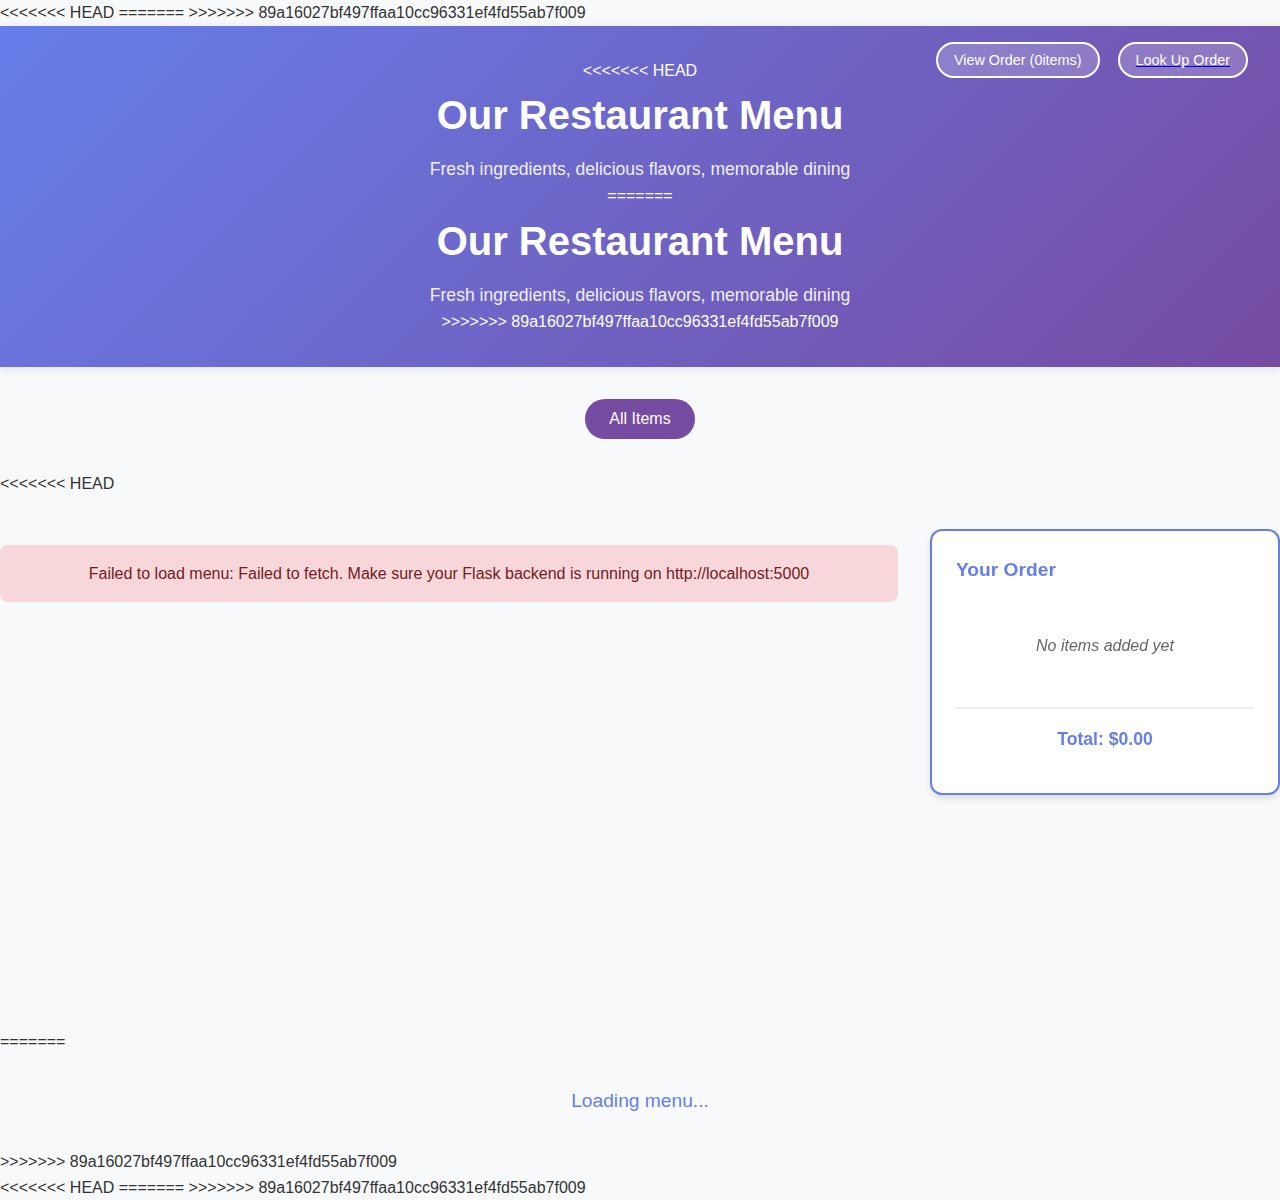
<file: frontend/index.html>
<<<<<<< HEAD
=======
<!-- Initial frontend development -->

>>>>>>> 89a16027bf497ffaa10cc96331ef4fd55ab7f009
<!DOCTYPE html>
<html lang="en">
  <head>
    <meta charset="UTF-8" />
    <meta name="viewport" content="width=device-width, initial-scale=1.0" />
    <title>Restaurant Menu</title>
    <link rel="stylesheet" href="css/styles.css" />
  </head>
  <body>
    <header class="header">
<<<<<<< HEAD
        <h1>Our Restaurant Menu</h1>
        <p>Fresh ingredients, delicious flavors, memorable dining</p>
        <div class="order-summary-toggle">
            <button id="orderToggle" class="order-toggle-btn" onclick="toggleOrderSummary()">
                View Order (<span id="orderCount">0</span> items)
            </button>
            <a href="orders.html" style="margin-left: 10px;">
                <button class="order-toggle-btn">Look Up Order</button>
            </a>
        </div>
=======
      <h1>Our Restaurant Menu</h1>
      <p>Fresh ingredients, delicious flavors, memorable dining</p>
>>>>>>> 89a16027bf497ffaa10cc96331ef4fd55ab7f009
    </header>

    <div class="container">
      <div class="category-filters" id="categoryFilters">
        <button class="filter-btn active" onclick="filterMenu('all')">
          All Items
        </button>
      </div>

<<<<<<< HEAD
        <div class="main-content">
            <div class="menu-section">
                <div id="loading" class="loading">Loading menu...</div>
                <div id="error" class="error" style="display: none;"></div>
                <div class="menu-grid" id="menuGrid"></div>
            </div>

            <div class="order-section" id="orderSection">
                <div class="order-summary">
                    <h3>Your Order</h3>
                    <div id="orderItems" class="order-items">
                        <p class="empty-order">No items added yet</p>
                    </div>
                    <div class="order-total">
                        <strong>Total: $<span id="orderTotal">0.00</span></strong>
                    </div>
                    
                    <div class="customer-form" id="customerForm" style="display: none;">
                        <h4>Customer Information</h4>
                        <input type="text" id="customerName" placeholder="Your Name" required>
                        <input type="tel" id="customerPhone" placeholder="Phone Number" required>
                        <input type="text" id="customerAddress" placeholder="Delivery Address (optional)">
                        <button class="place-order-btn" onclick="placeOrder()">Place Order</button>
                    </div>
                    
                    <button id="proceedBtn" class="proceed-btn" onclick="showCustomerForm()" style="display: none;">
                        Proceed to Checkout
                    </button>
                </div>
            </div>
        </div>
=======
      <div id="loading" class="loading">Loading menu...</div>
      <div id="error" class="error" style="display: none"></div>
      <div class="menu-grid" id="menuGrid"></div>
>>>>>>> 89a16027bf497ffaa10cc96331ef4fd55ab7f009
    </div>

    <script src="js/api.js"></script>
    <script src="js/cart.js"></script>
    <script src="js/menu.js"></script>
<<<<<<< HEAD
</body>
</html>
=======
  </body>
</html>
>>>>>>> 89a16027bf497ffaa10cc96331ef4fd55ab7f009
</file>
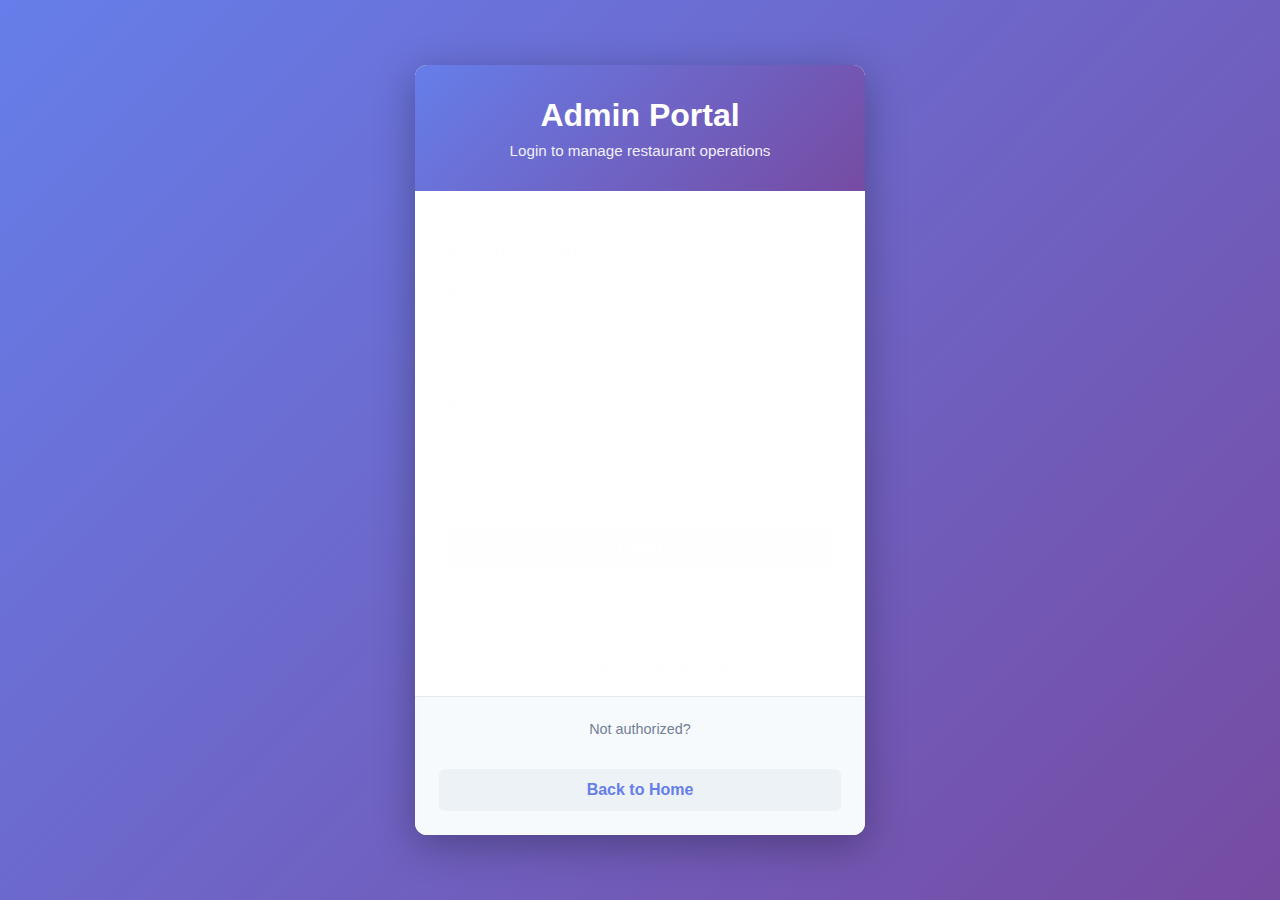
<file: frontend/admin_dashboard.html>
<!DOCTYPE html>
<html lang="en">
<head>
    <meta charset="UTF-8">
    <meta name="viewport" content="width=device-width, initial-scale=1.0">
    <title>Admin Dashboard</title>
    <link rel="stylesheet" href="css/admin_dashboard.css">
</head>
<body>
    <header class="header">
        <a href="index.html" class="home-btn">Home</a>
        <div class="header-content">
            <h1>Admin Dashboard</h1>
            <div class="header-actions">
                <span id="adminName" class="admin-name">Loading...</span>
                <button id="logoutBtn" class="btn btn-danger">Logout</button>
            </div>
        </div>
    </header>

    <div class="dashboard-container">
        <!-- Tab Navigation -->
        <div class="tab-navigation">
            <button class="tab-btn active" onclick="switchTab('orders')">Orders</button>
            <button class="tab-btn" onclick="switchTab('order-management')">Order Management</button>
            <button class="tab-btn" onclick="switchTab('menu')">Menu Management</button>
            <button class="tab-btn" onclick="switchTab('admins')">Admin Management</button>
        </div>

        <!-- Orders Tab -->
        <div class="tab-content active" id="orders-tab">
            <h2>All Orders</h2>
            <div id="ordersContainer" class="orders-list">
                <div class="loading">Loading orders...</div>
            </div>
        </div>

        <!-- Order Management Tab -->
        <div class="tab-content" id="order-management-tab">
            <h2>Order Management</h2>
            <p style="color: #666; margin-bottom: 1.5rem;">Update order statuses below</p>
            <div id="orderManagementContainer" class="orders-management-list">
                <div class="loading">Loading orders...</div>
            </div>
        </div>

        <!-- Menu Tab -->
        <div class="tab-content" id="menu-tab">
            <h2>Menu Management</h2>
            <div class="menu-controls">
                <button class="btn btn-primary" onclick="showAddMenuForm()">Add New Item</button>
            </div>
            <div id="menuContainer" class="menu-list">
                <div class="loading">Loading menu items...</div>
            </div>
        </div>

        <!-- Admin Management Tab -->
        <div class="tab-content" id="admins-tab">
            <h2>Admin Management</h2>
            <div class="admin-controls">
                <button class="btn btn-primary" onclick="showAddAdminForm()">Add New Admin</button>
            </div>
            <div id="adminsContainer" class="admins-list">
                <div class="loading">Loading admins...</div>
            </div>
        </div>
    </div>

    <!-- Add/Edit Menu Item Modal -->
    <div id="menuModal" class="modal">
        <div class="modal-content">
            <span class="close" onclick="closeMenuModal()">&times;</span>
            <h2 id="menuModalTitle">Add Menu Item</h2>
            <form id="menuForm">
                <div class="form-group">
                    <label for="item-name">Item Name *</label>
                    <input type="text" id="item-name" required>
                </div>
                <div class="form-group">
                    <label for="item-description">Description</label>
                    <textarea id="item-description" rows="3"></textarea>
                </div>
                <div class="form-group">
                    <label for="item-price">Price *</label>
                    <input type="number" id="item-price" step="0.01" required>
                </div>
                <div class="form-group">
                    <label for="item-category">Category *</label>
                    <select id="item-category" required>
                        <option value="">Select Category</option>
                        <option value="Burgers">Burgers</option>
                        <option value="Pizza">Pizza</option>
                        <option value="Wings">Wings</option>
                        <option value="Sandwiches">Sandwiches</option>
                        <option value="Salads">Salads</option>
                        <option value="Pasta">Pasta</option>
                        <option value="Seafood">Seafood</option>
                        <option value="Appetizers">Appetizers</option>
                        <option value="Desserts">Desserts</option>
                        <option value="Drinks">Drinks</option>
                        <option value="Sides">Sides</option>
                    </select>
                </div>
                <button type="submit" class="btn btn-primary" id="menuFormBtn">Add Item</button>
            </form>
        </div>
    </div>

    <!-- Add Admin Modal -->
    <div id="adminModal" class="modal">
        <div class="modal-content">
            <span class="close" onclick="closeAdminModal()">&times;</span>
            <h2>Add New Admin</h2>
            <form id="adminForm">
                <div class="form-row">
                    <div class="form-group">
                        <label for="admin-first">First Name</label>
                        <input type="text" id="admin-first">
                    </div>
                    <div class="form-group">
                        <label for="admin-last">Last Name</label>
                        <input type="text" id="admin-last">
                    </div>
                </div>
                <div class="form-group">
                    <label for="admin-email">Email *</label>
                    <input type="email" id="admin-email" required>
                </div>
                <div class="form-group">
                    <label for="admin-password">Password *</label>
                    <input type="password" id="admin-password" required>
                    <small>At least 6 characters with a number</small>
                </div>
                <button type="submit" class="btn btn-primary">Create Admin</button>
            </form>
        </div>
    </div>

    <script src="js/api.js"></script>
    <script src="js/admin_dashboard.js"></script>
</body>
</html>
</file>
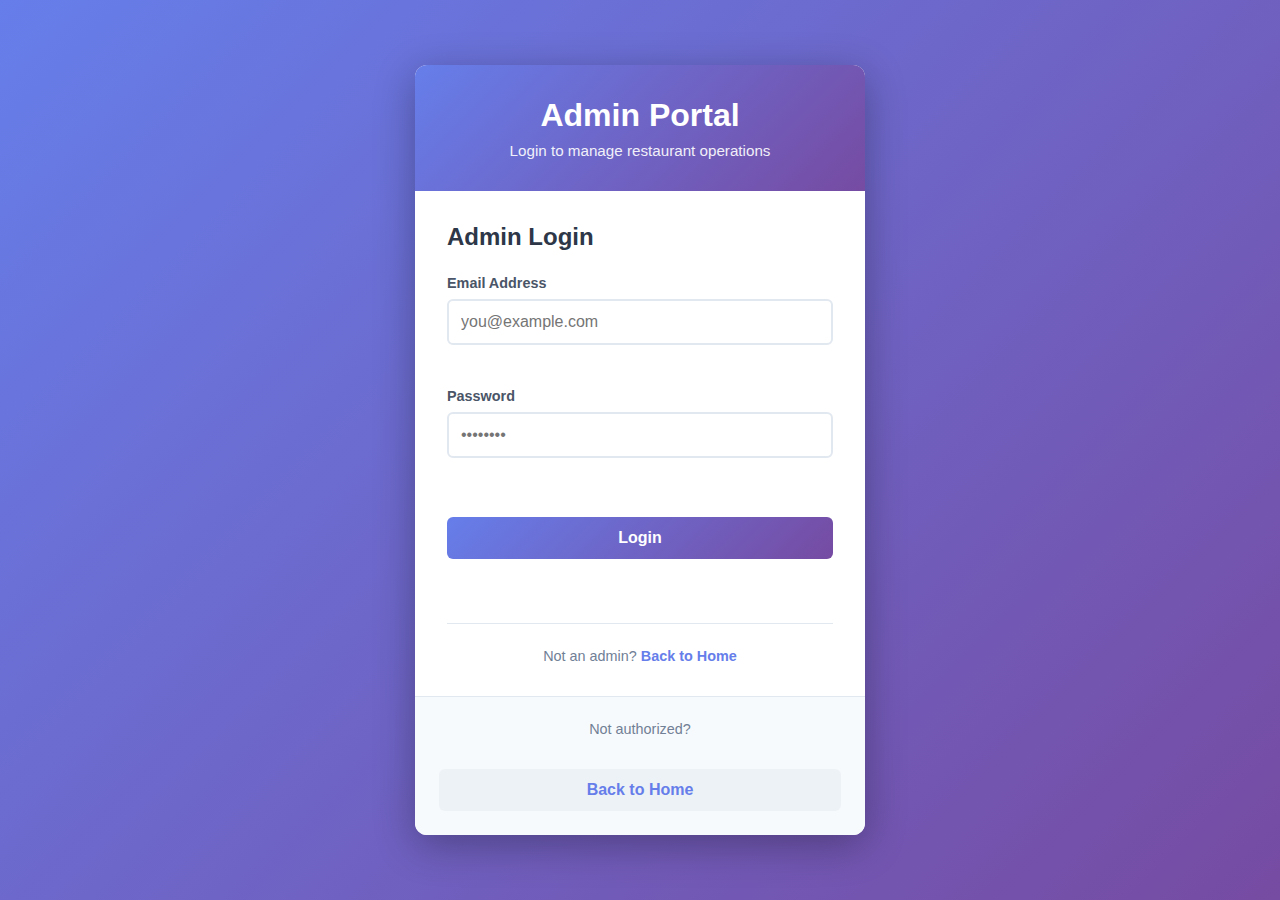
<file: frontend/admin_login.html>
<!DOCTYPE html>
<html lang="en">
<head>
    <meta charset="UTF-8">
    <meta name="viewport" content="width=device-width, initial-scale=1.0">
    <title>Admin Portal - Login</title>
    <link rel="stylesheet" href="css/admin_auth.css">
</head>
<body>
    <div class="auth-container">
        <div class="auth-wrapper">
            <!-- Header -->
            <div class="auth-header">
                <h1>Admin Portal</h1>
                <p>Login to manage restaurant operations</p>
            </div>

            <!-- Form Container -->
            <div class="form-container">
                <!-- Login Form -->
                <div class="form-section active" id="login-form">
                    <h2>Admin Login</h2>
                    <form id="loginForm">
                        <div class="form-group">
                            <label for="login-email">Email Address</label>
                            <input type="email" id="login-email" name="email" required placeholder="you@example.com">
                            <span class="error-message" id="login-email-error"></span>
                        </div>

                        <div class="form-group">
                            <label for="login-password">Password</label>
                            <input type="password" id="login-password" name="password" required placeholder="••••••••">
                            <span class="error-message" id="login-password-error"></span>
                        </div>

                        <button type="submit" class="btn btn-primary">Login</button>
                        <div class="message" id="login-message"></div>
                    </form>

                    <div class="form-footer">
                        <p>Not an admin? <a href="index.html">Back to Home</a></p>
                    </div>
                </div>

                <!-- Signup Form -->
                <div class="form-section" id="signup-form">
                    <h2>Create Admin Account</h2>
                    <form id="signupForm">
                        <div class="form-row">
                            <div class="form-group">
                                <label for="signup-first">First Name</label>
                                <input type="text" id="signup-first" name="first_name" placeholder="John">
                            </div>
                            <div class="form-group">
                                <label for="signup-last">Last Name</label>
                                <input type="text" id="signup-last" name="last_name" placeholder="Doe">
                            </div>
                        </div>

                        <div class="form-group">
                            <label for="signup-email">Email Address *</label>
                            <input type="email" id="signup-email" name="email" required placeholder="you@example.com">
                            <span class="error-message" id="signup-email-error"></span>
                        </div>

                        <div class="form-group">
                            <label for="signup-password">Password *</label>
                            <input type="password" id="signup-password" name="password" required placeholder="At least 6 characters with a number">
                            <small>Must be at least 6 characters and contain a number</small>
                            <span class="error-message" id="signup-password-error"></span>
                        </div>

                        <div class="form-group">
                            <label for="signup-confirm">Confirm Password *</label>
                            <input type="password" id="signup-confirm" name="confirm" required placeholder="Re-enter password">
                            <span class="error-message" id="signup-confirm-error"></span>
                        </div>

                        <button type="submit" class="btn btn-primary">Create Admin Account</button>
                        <div class="message" id="signup-message"></div>
                    </form>

                    <div class="form-footer">
                        <p>Already an admin? <a href="#login" onclick="switchForm('login')">Login</a></p>
                    </div>
                </div>
            </div>

            <!-- Quick Access -->
            <div class="quick-access">
                <p>Not authorized?</p>
                <a href="index.html" class="btn btn-secondary">Back to Home</a>
            </div>
        </div>
    </div>

    <script src="js/admin_auth.js"></script>
</body>
</html>
</file>
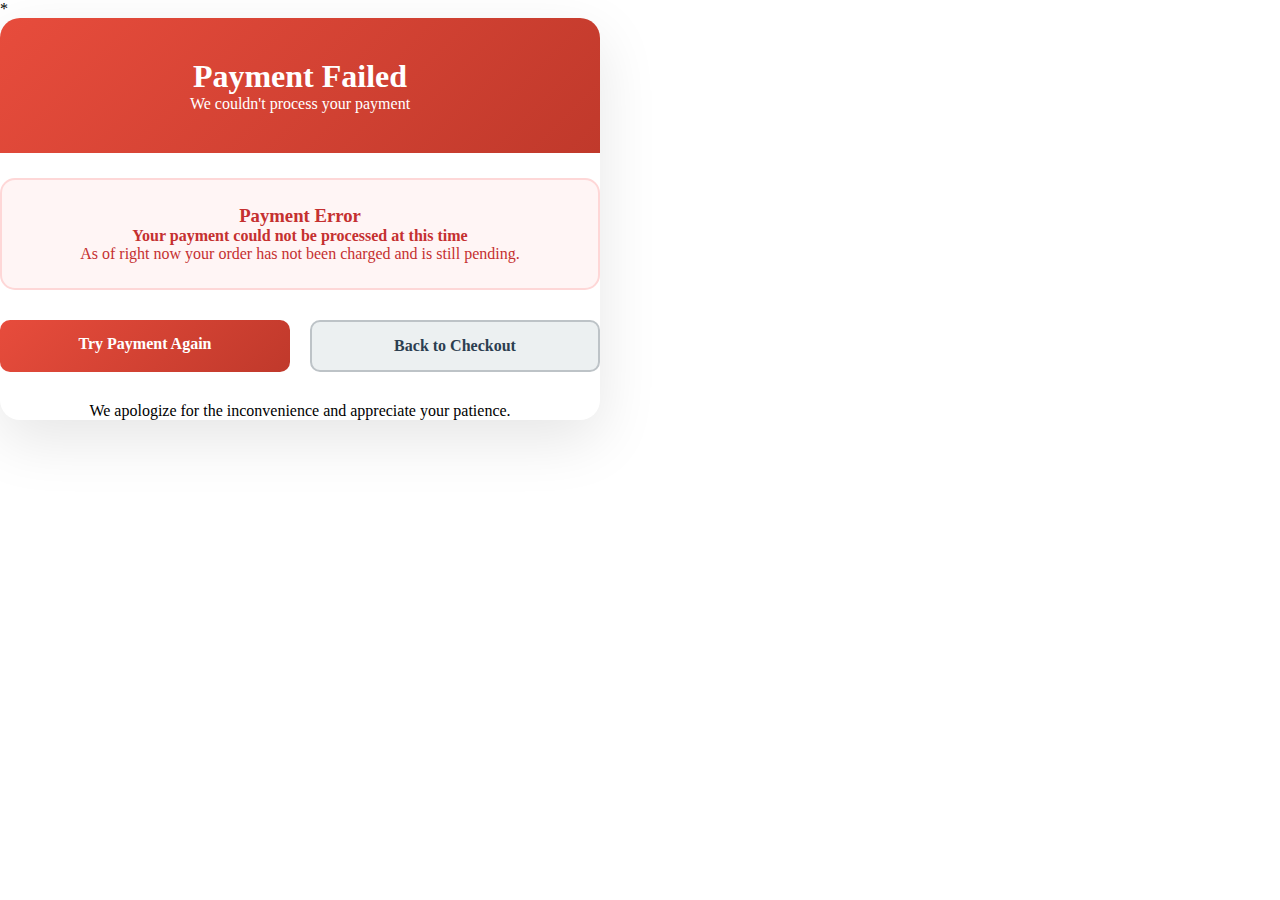
<file: frontend/failure_page.html>
*
<!DOCTYPE html>
<html lang="en">
  <head>
    <meta charset="UTF-8" />
    <meta name="viewport" content="width=device-width, initial-scale=1.0" />
    <link rel="stylesheet" href="css/failed.css" />
    <title>Payment Failed - Restaurant</title>
  </head>
  <body>
    <div class="container">
      <div class="error-header">
        <h1>Payment Failed</h1>
        <p>We couldn't process your payment</p>
      </div>

      <div class="error-content">
        <div class="error-message">
          <h3>Payment Error</h3>
          <p>
            <strong>Your payment could not be processed at this time</strong>
          </p>
          <p>
            As of right now your order has not been charged and is still
            pending.
          </p>
        </div>

        <div class="action-buttons">
          <a href="payment.html" class="btn btn-primary" id="retryButton"
            >Try Payment Again</a
          >
          <a href="/checkout" class="btn btn-secondary">Back to Checkout</a>
        </div>
        We apologize for the inconvenience and appreciate your patience.
      </div>
    </div>
  </body>
</html>
</file>
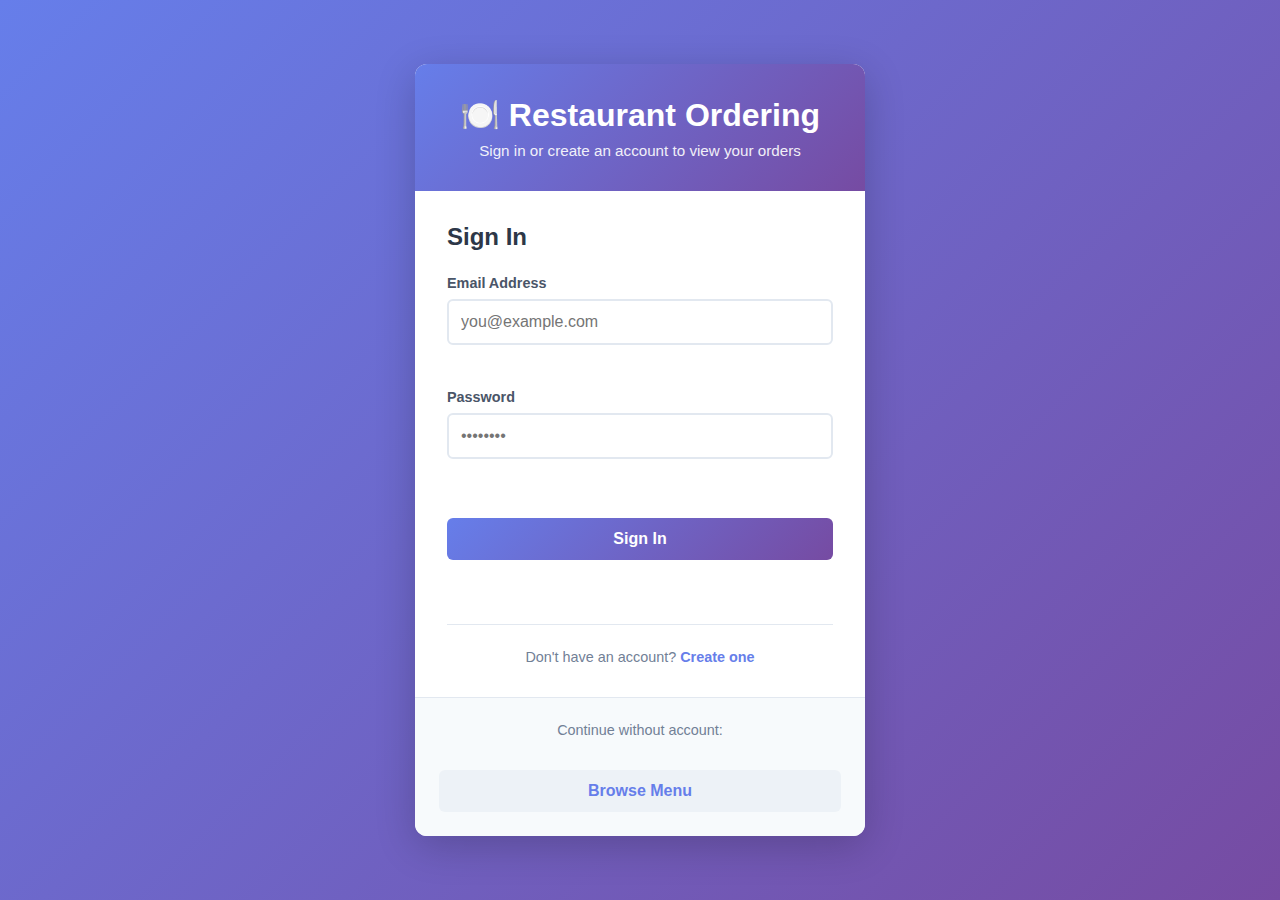
<file: frontend/login.html>
<!DOCTYPE html>
<html lang="en">
<head>
    <meta charset="UTF-8">
    <meta name="viewport" content="width=device-width, initial-scale=1.0">
    <title>Restaurant - Login/Signup</title>
    <link rel="stylesheet" href="css/auth.css">
</head>
<body>
    <div class="auth-container">
        <div class="auth-wrapper">
            <!-- Header -->
            <div class="auth-header">
                <h1>🍽️ Restaurant Ordering</h1>
                <p>Sign in or create an account to view your orders</p>
            </div>

            <!-- Form Container -->
            <div class="form-container">
                <!-- Login Form -->
                <div class="form-section active" id="login-form">
                    <h2>Sign In</h2>
                    <form id="loginForm">
                        <div class="form-group">
                            <label for="login-email">Email Address</label>
                            <input type="email" id="login-email" name="email" required placeholder="you@example.com">
                            <span class="error-message" id="login-email-error"></span>
                        </div>

                        <div class="form-group">
                            <label for="login-password">Password</label>
                            <input type="password" id="login-password" name="password" required placeholder="••••••••">
                            <span class="error-message" id="login-password-error"></span>
                        </div>

                        <button type="submit" class="btn btn-primary">Sign In</button>
                        <div class="message" id="login-message"></div>
                    </form>

                    <div class="form-footer">
                        <p>Don't have an account? <a href="#signup" onclick="switchForm('signup')">Create one</a></p>
                    </div>
                </div>

                <!-- Signup Form -->
                <div class="form-section" id="signup-form">
                    <h2>Create Account</h2>
                    <form id="signupForm">
                        <div class="form-row">
                            <div class="form-group">
                                <label for="signup-first">First Name</label>
                                <input type="text" id="signup-first" name="first_name" placeholder="John">
                            </div>
                            <div class="form-group">
                                <label for="signup-last">Last Name</label>
                                <input type="text" id="signup-last" name="last_name" placeholder="Doe">
                            </div>
                        </div>

                        <div class="form-group">
                            <label for="signup-email">Email Address *</label>
                            <input type="email" id="signup-email" name="email" required placeholder="you@example.com">
                            <span class="error-message" id="signup-email-error"></span>
                        </div>

                        <div class="form-group">
                            <label for="signup-phone">Phone Number</label>
                            <input type="tel" id="signup-phone" name="phone" placeholder="(555) 123-4567">
                            <span class="error-message" id="signup-phone-error"></span>
                        </div>

                        <div class="form-group">
                            <label for="signup-password">Password *</label>
                            <input type="password" id="signup-password" name="password" required placeholder="At least 6 characters with a number">
                            <small>Must be at least 6 characters and contain a number</small>
                            <span class="error-message" id="signup-password-error"></span>
                        </div>

                        <div class="form-group">
                            <label for="signup-confirm">Confirm Password *</label>
                            <input type="password" id="signup-confirm" name="confirm" required placeholder="Re-enter password">
                            <span class="error-message" id="signup-confirm-error"></span>
                        </div>

                        <button type="submit" class="btn btn-primary">Create Account</button>
                        <div class="message" id="signup-message"></div>
                    </form>

                    <div class="form-footer">
                        <p>Already have an account? <a href="#login" onclick="switchForm('login')">Sign in</a></p>
                    </div>
                </div>
            </div>

            <!-- Quick Access -->
            <div class="quick-access">
                <p>Continue without account:</p>
                <a href="index.html" class="btn btn-secondary">Browse Menu</a>
            </div>
        </div>
    </div>

    <script src="js/auth.js"></script>
</body>
</html>
</file>
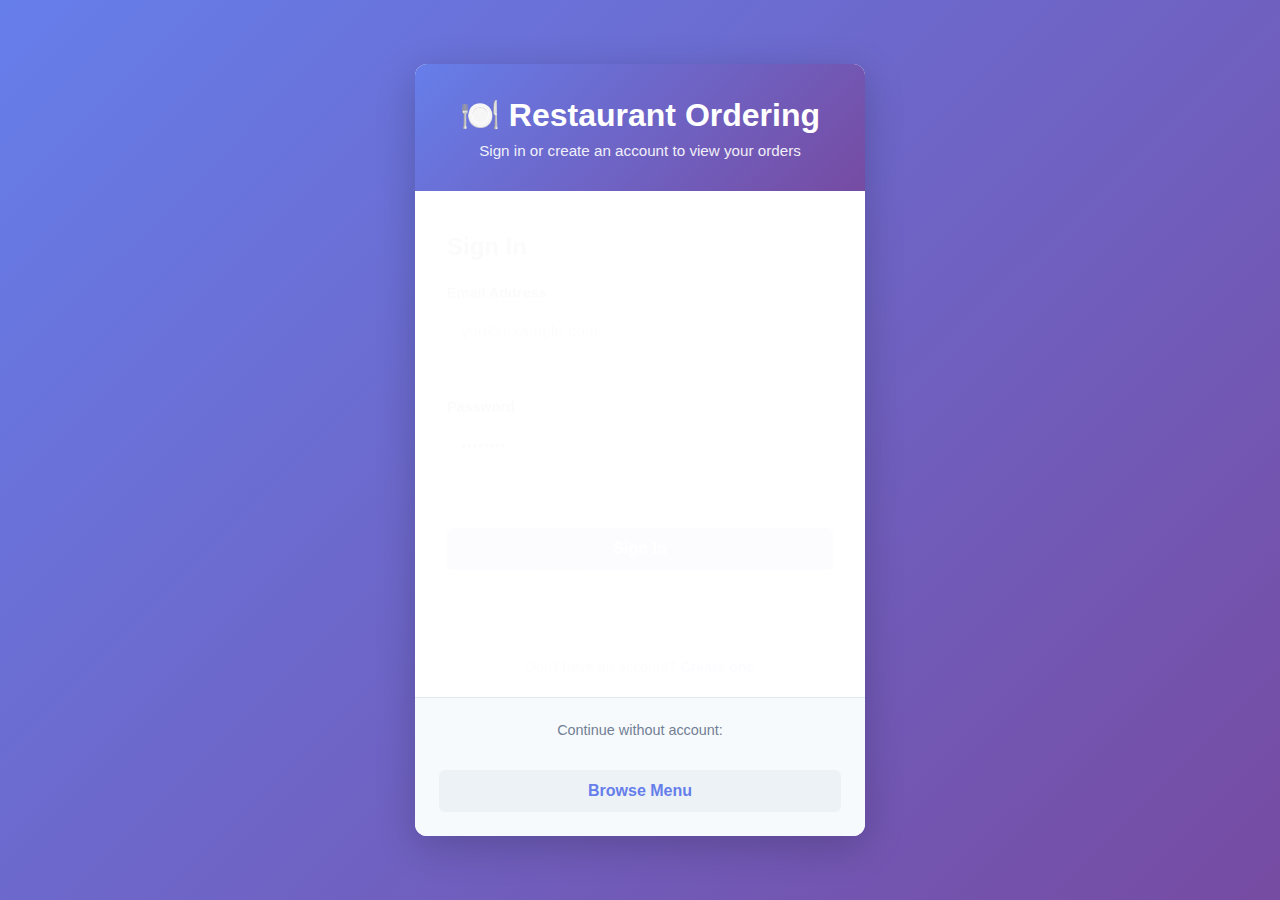
<file: frontend/my_orders.html>
<!DOCTYPE html>
<html lang="en">
<head>
    <meta charset="UTF-8">
    <meta name="viewport" content="width=device-width, initial-scale=1.0">
    <title>My Orders</title>
    <link rel="stylesheet" href="css/orders_auth.css">
</head>
<body>
    <header class="header">
        <a href="index.html" class="home-btn"> Home</a>
        <div class="header-content">
            <h1> My Orders</h1>
            <div class="header-actions">
                <a href="index.html" class="btn btn-secondary">Back to Menu</a>
                <button id="logoutBtn" class="btn btn-danger">Logout</button>
            </div>
        </div>
    </header>

    <div class="container">
        <div class="user-info">
            <h2 id="userName">Loading...</h2>
            <p id="userEmail"></p>
        </div>

        <div id="loading" class="loading">Loading your orders...</div>
        <div id="error" class="error" style="display: none;"></div>

        <div id="ordersContainer" class="orders-container" style="display: none;">
            <div id="ordersList"></div>
        </div>

        <div id="noOrders" class="no-orders" style="display: none;">
            <p>You haven't placed any orders yet.</p>
            <a href="index.html" class="btn btn-primary">Start Ordering</a>
        </div>
    </div>

    <script src="js/my_orders.js"></script>
</body>
</html>
</file>
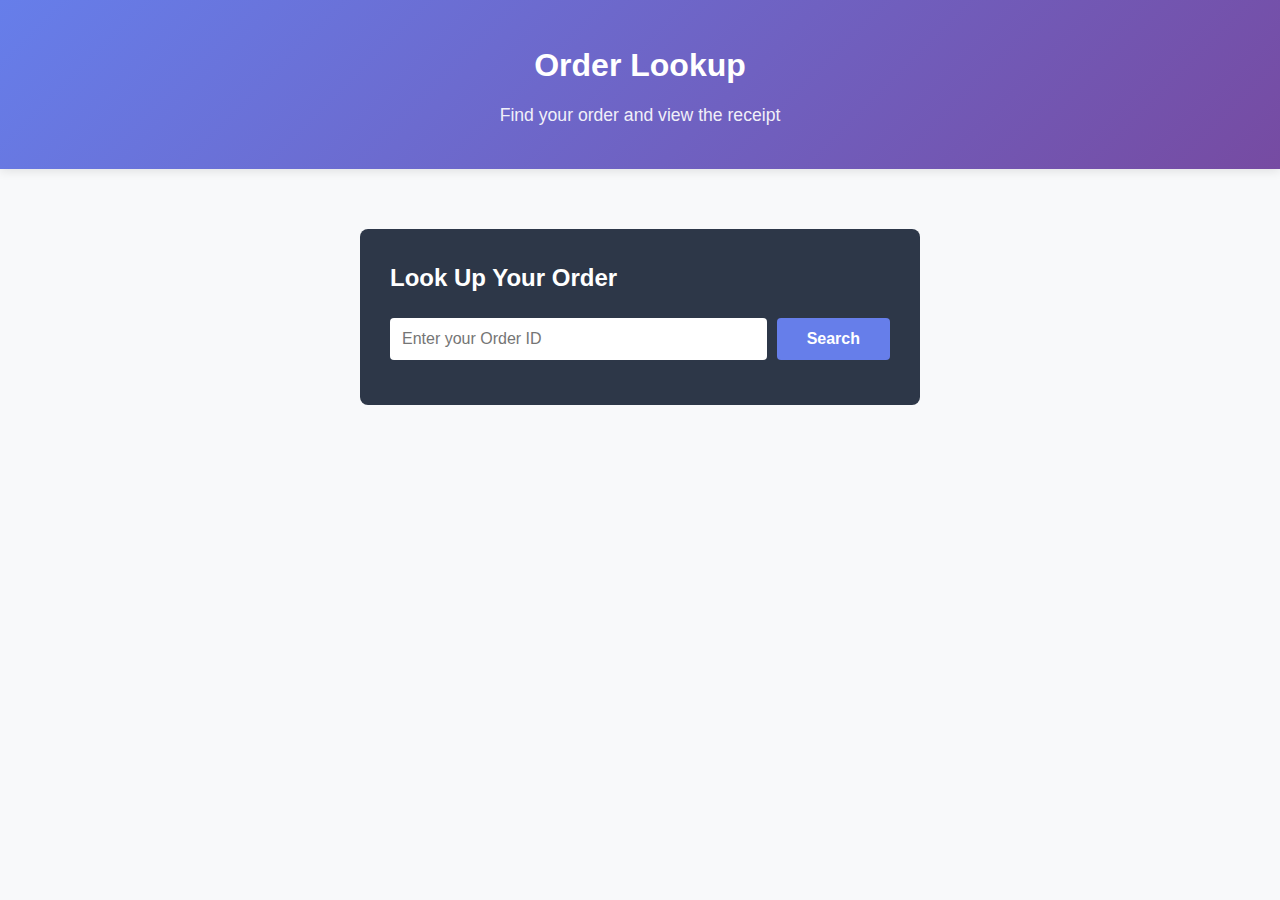
<file: frontend/orders.html>
<!DOCTYPE html>
<html lang="en">
<head>
    <meta charset="UTF-8">
    <meta name="viewport" content="width=device-width, initial-scale=1.0">
    <title>Order Lookup</title>
    <link rel="stylesheet" href="css/styles.css">
    <style>
        .order-lookup-container {
            max-width: 600px;
            margin: 40px auto;
            padding: 20px;
        }

        .lookup-section {
            background: #2d3748;
            padding: 30px;
            border-radius: 8px;
            margin-bottom: 30px;
        }

        .lookup-section h2 {
            color: #fff;
            margin-bottom: 20px;
        }

        .lookup-form {
            display: flex;
            gap: 10px;
            margin-bottom: 15px;
        }

        .lookup-form input {
            flex: 1;
            padding: 12px;
            border: none;
            border-radius: 4px;
            font-size: 16px;
        }

        .lookup-form button {
            padding: 12px 30px;
            background: #667eea;
            color: white;
            border: none;
            border-radius: 4px;
            cursor: pointer;
            font-size: 16px;
            font-weight: bold;
        }

        .lookup-form button:hover {
            background: #5568d3;
        }

        .receipt-section {
            display: none;
            background: #2d3748;
            padding: 30px;
            border-radius: 8px;
            color: #fff;
        }

        .receipt-header {
            text-align: center;
            border-bottom: 2px solid #667eea;
            padding-bottom: 20px;
            margin-bottom: 20px;
        }

        .receipt-header h2 {
            margin: 0 0 10px 0;
            font-size: 24px;
        }

        .order-id {
            font-size: 14px;
            color: #cbd5e0;
        }

        .receipt-info {
            margin-bottom: 20px;
        }

        .receipt-info h4 {
            margin: 15px 0 10px 0;
            color: #667eea;
        }

        .receipt-info p {
            margin: 5px 0;
            font-size: 14px;
        }

        .receipt-items {
            margin: 20px 0;
            border-top: 1px solid #4a5568;
            border-bottom: 1px solid #4a5568;
            padding: 20px 0;
        }

        .receipt-item {
            display: flex;
            justify-content: space-between;
            margin-bottom: 10px;
            font-size: 14px;
        }

        .item-details {
            flex: 1;
        }

        .item-name {
            font-weight: bold;
        }

        .item-qty {
            color: #cbd5e0;
            font-size: 12px;
        }

        .item-price {
            text-align: right;
            min-width: 80px;
        }

        .receipt-total {
            display: flex;
            justify-content: space-between;
            font-size: 18px;
            font-weight: bold;
            margin: 20px 0;
            color: #667eea;
        }

        .receipt-actions {
            display: flex;
            gap: 10px;
            margin-top: 20px;
        }

        .receipt-actions button {
            flex: 1;
            padding: 12px;
            border: none;
            border-radius: 4px;
            cursor: pointer;
            font-size: 16px;
            font-weight: bold;
        }

        .back-btn {
            background: #4a5568;
            color: white;
        }

        .back-btn:hover {
            background: #5a6578;
        }

        .print-btn {
            background: #667eea;
            color: white;
        }

        .print-btn:hover {
            background: #5568d3;
        }

        .error-message {
            background: #c53030;
            color: white;
            padding: 15px;
            border-radius: 4px;
            margin-bottom: 20px;
            display: none;
        }

        .loading {
            text-align: center;
            color: #cbd5e0;
            padding: 20px;
        }

        .header {
            background: linear-gradient(135deg, #667eea 0%, #764ba2 100%);
            color: white;
            padding: 40px 20px;
            text-align: center;
            margin-bottom: 20px;
        }

        .header h1 {
            margin: 0;
            font-size: 32px;
        }

        .header p {
            margin: 10px 0 0 0;
            opacity: 0.9;
        }
    </style>
</head>
<body>
    <header class="header">
        <h1>Order Lookup</h1>
        <p>Find your order and view the receipt</p>
    </header>

    <div class="order-lookup-container">
        <div class="error-message" id="errorMessage"></div>

        <div class="lookup-section">
            <h2>Look Up Your Order</h2>
            <div class="lookup-form">
                <input 
                    type="number" 
                    id="orderIdInput" 
                    placeholder="Enter your Order ID" 
                    min="1"
                >
                <button onclick="lookupOrder()">Search</button>
            </div>
        </div>

        <div class="receipt-section" id="receiptSection">
            <div id="receiptContent" style="width: 100%;"></div>
        </div>
    </div>

    <script src="js/api.js"></script>
    <script src="js/orders.js"></script>
</body>
</html>
</file>
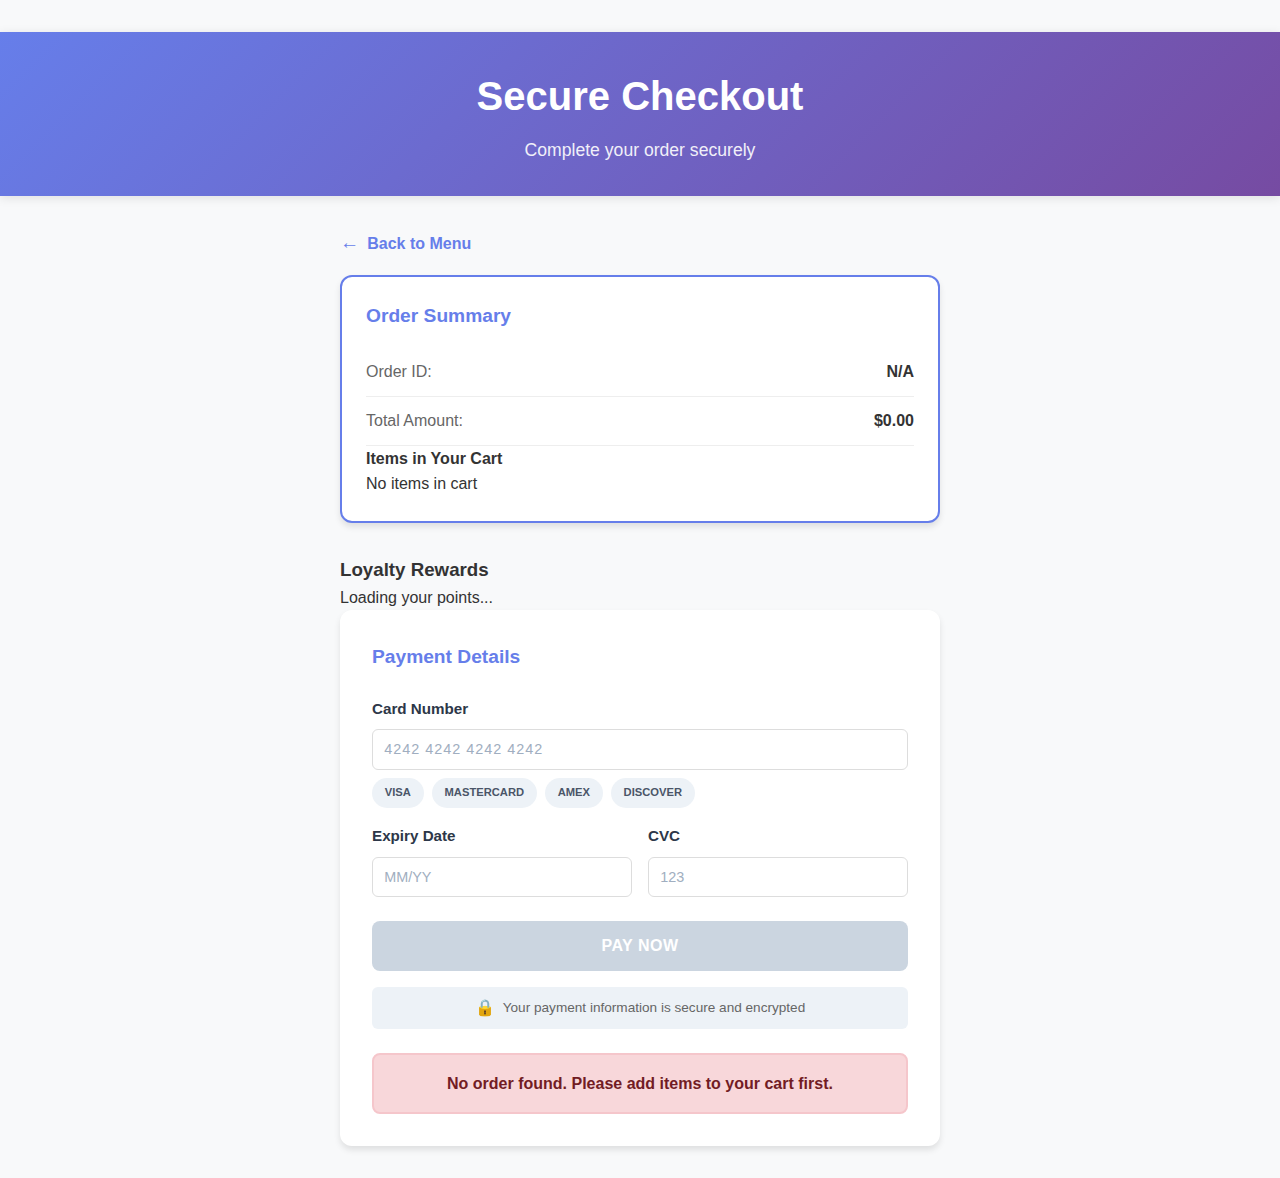
<file: frontend/payment.html>
<!DOCTYPE html>
<html lang="en">
  <head>
    <meta charset="UTF-8" />
    <meta name="viewport" content="width=device-width, initial-scale=1.0" />
    <title>Secure Checkout</title>
    <link rel="stylesheet" href="css/payment.css" />
  </head>
  <body>
    <!-- Header matching your site style -->
    <div class="header">
      <h1>Secure Checkout</h1>
      <p>Complete your order securely</p>
    </div>

    <div class="container">
      <div class="payment-container">
        <a href="index.html" class="back-link">Back to Menu</a>

        <!-- Order Summary Section -->
        <div class="order-summary-section">
          <h3>Order Summary</h3>
          <div class="order-detail">
            <span>Order ID:</span>
            <span id="orderId">-</span>
          </div>
          <div class="order-detail">
            <span>Total Amount:</span>
            <span id="amount">$0.00</span>
          </div>
          <div class="order-summary-items">
            <h4>Items in Your Cart</h4>
            <div id="cartItemsList"></div>
          </div>
        </div>

        <div id="loyaltySection" class="loyalty-section">
          <h3>Loyalty Rewards</h3>
          <div id="loyaltyPoints" class="points-display">
            <span>Loading your points...</span>
          </div>
          <div id="availableRewards"></div>
          <div
            id="appliedDiscount"
            style="display: none"
            class="applied-discount"
          >
            <strong>Discount Applied!</strong>
            <p id="discountDetails"></p>
            <button onclick="removeDiscount()">Remove</button>
          </div>
        </div>

        <!-- Payment Form -->
        <div class="payment-form">
          <h3>Payment Details</h3>

          <form id="paymentForm" onsubmit="submitPayment(); return false;">
            <label for="cardNumber">Card Number</label>
            <input
              type="text"
              id="cardNumber"
              placeholder="4242 4242 4242 4242"
              maxlength="19"
              required
            />

            <div class="card-icons">
              <div class="card-icon">Visa</div>
              <div class="card-icon">Mastercard</div>
              <div class="card-icon">Amex</div>
              <div class="card-icon">Discover</div>
            </div>

            <div class="input-group">
              <div>
                <label for="expiry">Expiry Date</label>
                <input
                  type="text"
                  id="expiry"
                  placeholder="MM/YY"
                  maxlength="5"
                  required
                />
              </div>

              <div>
                <label for="cvc">CVC</label>
                <input
                  type="text"
                  id="cvc"
                  placeholder="123"
                  maxlength="4"
                  required
                />
              </div>
            </div>

            <button type="submit" class="pay-btn" id="payButton">
              Pay Now
            </button>

            <div class="security-badge">
              Your payment information is secure and encrypted
            </div>
          </form>

          <div id="result" class="result-message"></div>
        </div>
      </div>
    </div>

    <script src="js/payment.js"></script>
    <script>
      // Load order details from localStorage
      const orderId = localStorage.getItem("orderId");
      const orderTotal = localStorage.getItem("orderTotal");
      const cartItems = JSON.parse(localStorage.getItem("cartItems")) || [];
      const cartItemsList = document.getElementById("cartItemsList");

      if (cartItems.length === 0) {
        cartItemsList.innerHTML = "<p>No items in cart</p>";
      } else {
        cartItemsList.innerHTML = cartItems
          .map(
            (item) =>
              `<p>${item.name} x ${item.quantity} - $${(
                item.price * item.quantity
              ).toFixed(2)}</p>`
          )
          .join("");
      }
      document.getElementById("orderId").textContent = orderId || "N/A";
      document.getElementById("amount").textContent = orderTotal
        ? `$${orderTotal}`
        : "$0.00";

      // Auto-format card number with spaces (groups of 4)
      document
        .getElementById("cardNumber")
        .addEventListener("input", function (e) {
          let value = e.target.value.replace(/\s/g, "");
          let formattedValue = value.match(/.{1,4}/g)?.join(" ") || value;
          e.target.value = formattedValue;
        });

      // Auto-format expiry with slash
      document.getElementById("expiry").addEventListener("input", function (e) {
        let value = e.target.value.replace(/\D/g, "");
        if (value.length >= 2) {
          value = value.slice(0, 2) + "/" + value.slice(2, 4);
        }
        e.target.value = value;
      });

      // Only allow numbers in CVC
      document.getElementById("cvc").addEventListener("input", function (e) {
        e.target.value = e.target.value.replace(/\D/g, "");
      });

      // Enhanced submitPayment function
      async function submitPayment() {
        const payButton = document.getElementById("payButton");
        const resultDiv = document.getElementById("result");
        const cardNumber = document
          .getElementById("cardNumber")
          .value.replace(/\s/g, "");
        const expiry = document.getElementById("expiry").value;
        const cvc = document.getElementById("cvc").value;

        // Basic validation
        if (cardNumber.length < 13 || cardNumber.length > 19) {
          resultDiv.className = "result-message error";
          resultDiv.textContent = "Please enter a valid card number";
          return;
        }

        if (expiry.length !== 5 || !expiry.includes("/")) {
          resultDiv.className = "result-message error";
          resultDiv.textContent = "Please enter expiry in MM/YY format";
          return;
        }

        if (cvc.length < 3 || cvc.length > 4) {
          resultDiv.className = "result-message error";
          resultDiv.textContent = "Please enter a valid CVC";
          return;
        }

        // Add loading state
        payButton.disabled = true;
        payButton.classList.add("loading");
        resultDiv.className = "result-message";
        resultDiv.style.display = "none";

        try {
          // Simulate payment processing (replace with your actual API call)
          await new Promise((resolve) => setTimeout(resolve, 2000));

          // For demo purposes - in production, you'd send to your payment API
          console.log("Processing payment for order:", orderId);
          console.log("Amount:", orderTotal);

          // Success response
          resultDiv.className = "result-message success";
          window.location.href = "success_page.html";
          // Clear localStorage
          setTimeout(() => {
            localStorage.removeItem("orderId");
            localStorage.removeItem("orderTotal");

            // Redirect to orders page (or wherever you want)
            window.location.href = "my-orders.html";
          }, 2000);
        } catch (error) {
          // Error handling
          resultDiv.className = "result-message error";
          window.location.href = "failure_page.html";
          payButton.disabled = false;
          payButton.classList.remove("loading");
          payButton.textContent = "Pay Now";

          console.error("Payment error:", error);
        }
      }

      // Make submitPayment available globally
      window.submitPayment = submitPayment;

      // Check if order details exist
      if (!orderId || !orderTotal) {
        const resultDiv = document.getElementById("result");
        resultDiv.className = "result-message error";
        resultDiv.textContent =
          "No order found. Please add items to your cart first.";
        document.getElementById("payButton").disabled = true;
      }
    </script>
  </body>
</html>
</file>
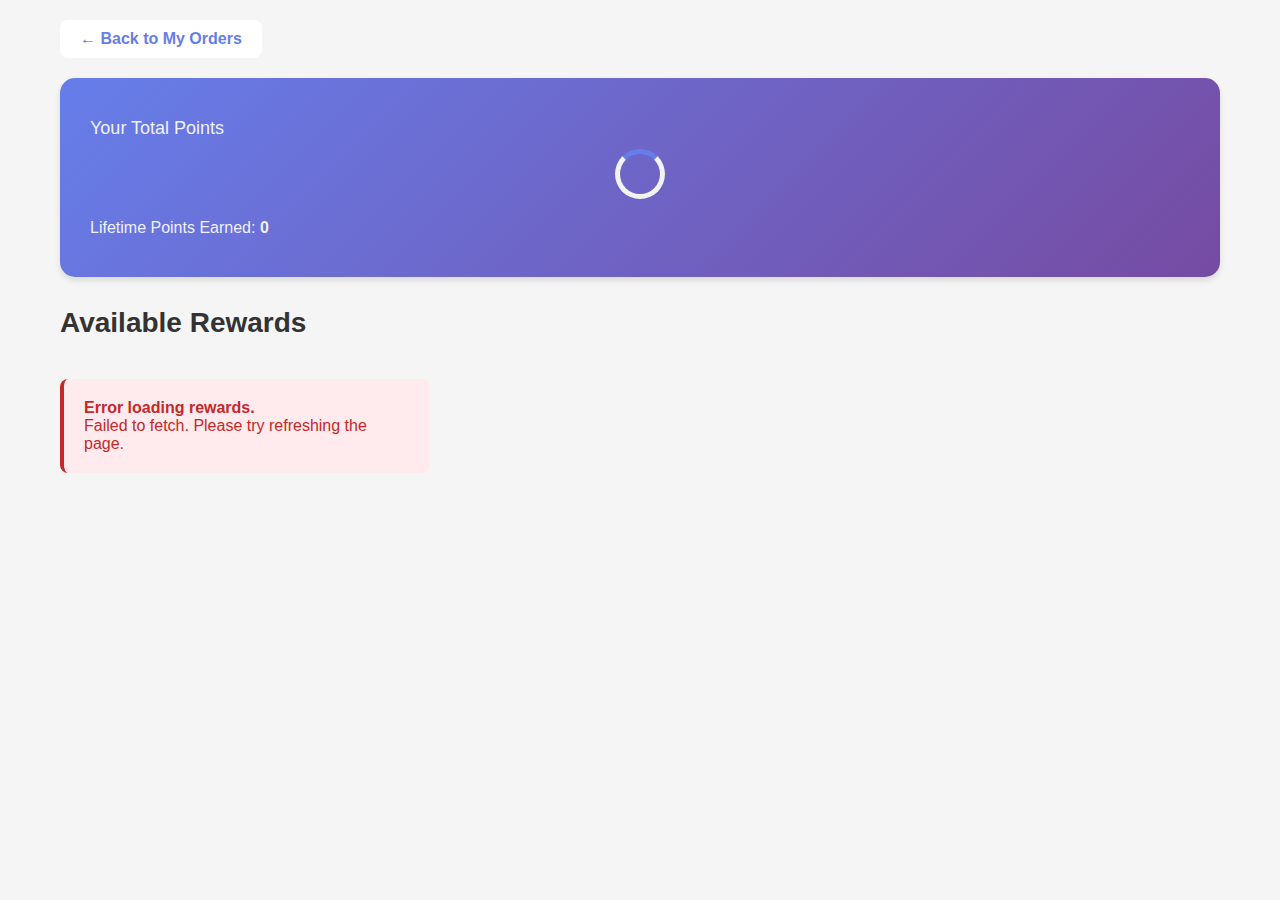
<file: frontend/rewards.html>
<!DOCTYPE html>
<html lang="en">
  <head>
    <meta charset="UTF-8" />
    <meta name="viewport" content="width=device-width, initial-scale=1.0" />
    <title>My Rewards</title>
    <link rel="stylesheet" href="css/rewards.css" />
  </head>
  <body>
    <div class="container">
      <a href="index.html" class="nav-link">← Back to My Orders</a>

      <div class="rewards-header">
        <div class="points-label">Your Total Points</div>
        <div class="points-display" id="totalPoints">
          <div
            class="loading-spinner"
            style="width: 50px; height: 50px; border-width: 5px"
          ></div>
        </div>
        <div class="lifetime-points">
          Lifetime Points Earned: <strong id="lifetimePoints">0</strong>
        </div>
      </div>

      <div id="successMessage" class="success-message"></div>

      <h2>Available Rewards</h2>
      <div id="rewardsContainer" class="rewards-grid">
        <div class="loading">
          <div class="loading-spinner"></div>
          Loading rewards...
        </div>
      </div>
    </div>

    <script>
      const API_BASE = "http://localhost:5000/api";
      let customerBalance = { total_points: 0, lifetime_points: 0 };

      // Check if user is logged in
      async function checkAuth() {
        try {
          const response = await fetch(`${API_BASE}/session`, {
            credentials: "include",
          });
          const data = await response.json();

          if (!data.logged_in) {
            window.location.href = "login.html";
          }
        } catch (error) {
          console.error("Auth check failed:", error);
        }
      }

      async function loadRewards() {
        try {
          // Fetch balance
          const balanceResponse = await fetch(`${API_BASE}/loyalty/balance`, {
            credentials: "include",
          });

          if (!balanceResponse.ok) {
            throw new Error("Failed to load balance");
          }

          customerBalance = await balanceResponse.json();

          document.getElementById("totalPoints").textContent =
            customerBalance.total_points;
          document.getElementById("lifetimePoints").textContent =
            customerBalance.lifetime_points;

          // Fetch rewards
          const rewardsResponse = await fetch(`${API_BASE}/loyalty/rewards`, {
            credentials: "include",
          });

          if (!rewardsResponse.ok) {
            throw new Error("Failed to load rewards");
          }

          const rewards = await rewardsResponse.json();
          displayRewards(rewards);
        } catch (error) {
          console.error("Error loading rewards:", error);
          document.getElementById("rewardsContainer").innerHTML = `
                    <div class="error-message">
                        <strong>Error loading rewards.</strong><br>
                        ${error.message}. Please try refreshing the page.
                    </div>
                `;
        }
      }

      function displayRewards(rewards) {
        const container = document.getElementById("rewardsContainer");

        if (rewards.length === 0) {
          container.innerHTML =
            '<div class="loading">No rewards available at this time.</div>';
          return;
        }

        container.innerHTML = rewards
          .map((reward) => {
            const canRedeem = reward.can_redeem === 1;
            const discountText =
              reward.discount_type === "percentage"
                ? `${reward.discount_value}% OFF`
                : `$${parseFloat(reward.discount_value).toFixed(2)} OFF`;

            const pointsNeeded = canRedeem
              ? 0
              : reward.points_required - customerBalance.total_points;
            const buttonText = canRedeem
              ? "✨ Redeem Now"
              : `Need ${pointsNeeded} more points`;

            return `
                    <div class="reward-card ${!canRedeem ? "locked" : ""}">
                        ${
                          !canRedeem
                            ? '<div class="locked-badge">🔒 Locked</div>'
                            : ""
                        }
                        <div class="reward-title">${reward.name}</div>
                        <div class="reward-discount">${discountText}</div>
                        <div class="reward-description">${
                          reward.description || "Save on your next order!"
                        }</div>
                        <div class="reward-points">
                            <span class="points-icon">⭐</span>
                            <span>${reward.points_required} points</span>
                        </div>
                        <button 
                            class="redeem-btn" 
                            onclick="redeemReward(${reward.id}, '${
              reward.name
            }')"
                            ${!canRedeem ? "disabled" : ""}
                        >
                            ${buttonText}
                        </button>
                    </div>
                `;
          })
          .join("");
      }

      async function redeemReward(rewardId, rewardName) {
        if (
          !confirm(
            `Redeem "${rewardName}"?\n\nThis discount will be applied to your next order at checkout.`
          )
        ) {
          return;
        }

        try {
          const response = await fetch(`${API_BASE}/loyalty/redeem`, {
            method: "POST",
            credentials: "include",
            headers: {
              "Content-Type": "application/json",
            },
            body: JSON.stringify({ reward_id: rewardId }),
          });

          const result = await response.json();

          if (response.ok) {
            // Show success message
            const successMsg = document.getElementById("successMessage");
            successMsg.textContent = `Reward redeemed successfully! Your discount will be applied at checkout.`;
            successMsg.style.display = "block";

            // Scroll to top to show message
            window.scrollTo({ top: 0, behavior: "smooth" });

            // Reload rewards to update points
            setTimeout(() => {
              loadRewards();
              successMsg.style.display = "none";
            }, 3000);
          } else {
            alert("Error: " + result.error);
          }
        } catch (error) {
          console.error("Error redeeming reward:", error);
          alert("An error occurred. Please try again.");
        }
      }

      // Load rewards when page loads
      window.onload = async function () {
        await checkAuth();
        loadRewards();
      };
    </script>
  </body>
</html>
</file>
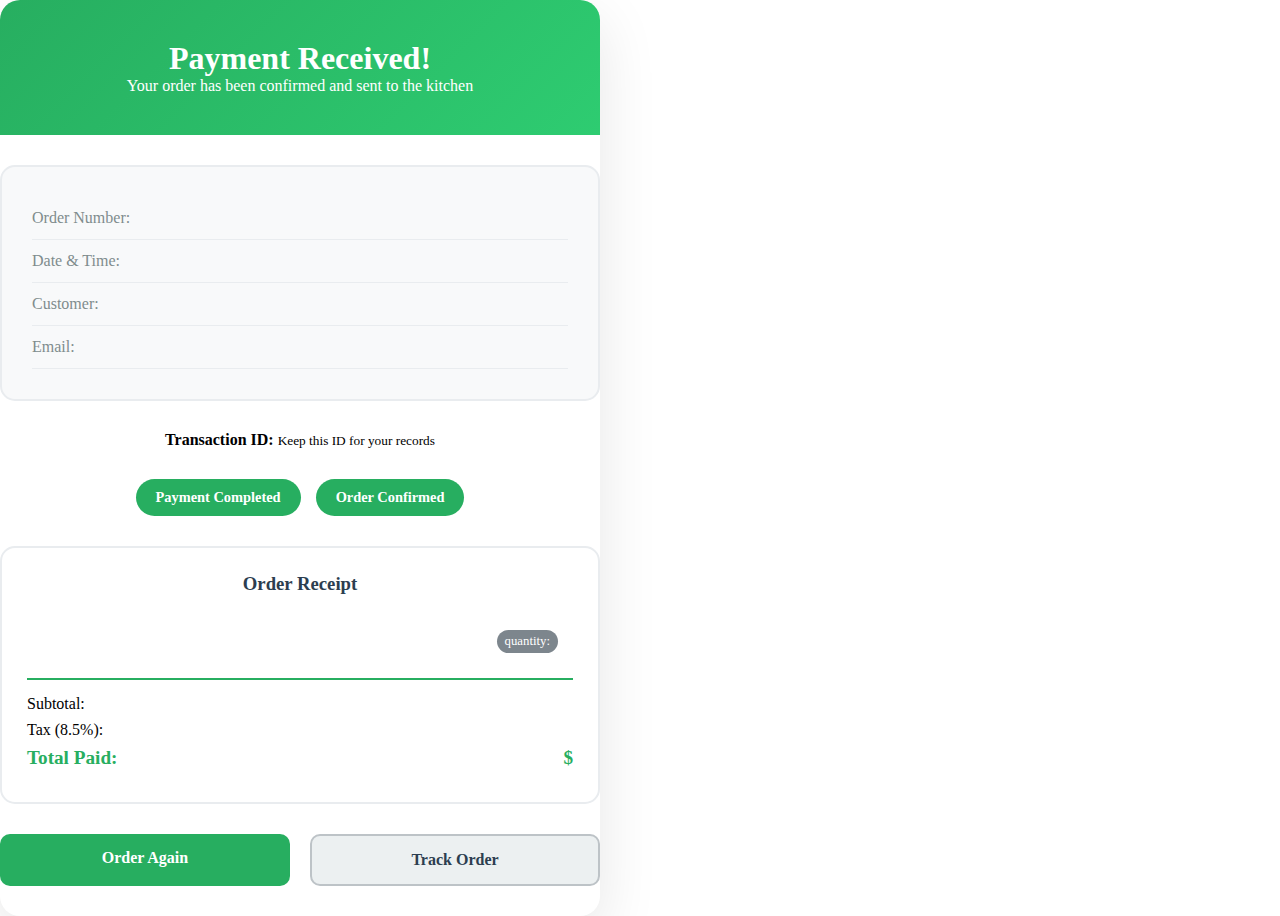
<file: frontend/success_page.html>
<!DOCTYPE html>
<html lang="en">
  <head>
    <meta charset="UTF-8" />
    <meta name="viewport" content="width=device-width, initial-scale=1.0" />
    <link rel="stylesheet" href="css/success.css" />

    <title>Payment Successful - Restaurant</title>
  </head>
  <body>
    <div class="container">
      <div class="success-header">
        <h1>Payment Received!</h1>
        <p>Your order has been confirmed and sent to the kitchen</p>
      </div>

      <div class="success-content">
        <div class="confirmation-details">
          <div class="detail-row">
            <span class="detail-label">Order Number:</span>
            <span class="detail-value"></span>
          </div>
          <div class="detail-row">
            <span class="detail-label">Date & Time:</span>
            <span class="detail-value"></span>
          </div>
          <div class="detail-row">
            <span class="detail-label">Customer:</span>
            <span class="detail-value"></span>
          </div>
          <div class="detail-row">
            <span class="detail-label">Email:</span>
            <span class="detail-value"></span>
          </div>
        </div>

        <div class="transaction-id">
          <p>
            <strong>Transaction ID:</strong>
            <small>Keep this ID for your records</small>
          </p>
        </div>

        <div class="status-badges">
          <span class="badge payment">Payment Completed</span>
          <span class="badge">Order Confirmed</span>
        </div>

        <div class="receipt-section">
          <div class="receipt-header">
            <h3>Order Receipt</h3>
          </div>

          <div class="order-items">
            <div class="order-item">
              <div class="item-info">
                <div class="item-name"></div>
                <div class="item-details"></div>
              </div>
              <div class="item-quantity">quantity:</div>
              <div class="item-price"></div>
            </div>
          </div>

          <div class="receipt-total">
            <div class="total-row">
              <span>Subtotal:</span>
              <span></span>
            </div>
            <div class="total-row">
              <span>Tax (8.5%):</span>
              <span></span>
            </div>
            <div class="total-row total-final">
              <span>Total Paid:</span>
              <span>$</span>
            </div>
          </div>
        </div>

        <div class="action-buttons">
          <a href="/" class="btn btn-primary">Order Again</a>
          <a
            href="/order-status/{{ success_info.order_id }}"
            class="btn btn-secondary"
            >Track Order</a
          >
        </div>
      </div>
    </div>
  </body>
</html>
</file>
<file: frontend/css/styles.css>
/* frontend/css/styles.css - Updated with ordering functionality */

* {
  margin: 0;
  padding: 0;
  box-sizing: border-box;
}

body {
  font-family: Arial, sans-serif;
  line-height: 1.6;
  color: #333;
  background-color: #f8f9fa;
}

.header {
    background: linear-gradient(135deg, #667eea 0%, #764ba2 100%);
    color: white;
    text-align: center;
    padding: 2rem 0;
    box-shadow: 0 2px 10px rgba(0,0,0,0.1);
    position: relative;
}

.header h1 {
  font-size: 2.5rem;
  margin-bottom: 0.5rem;
}

.header p {
  font-size: 1.1rem;
  opacity: 0.9;
}

.home-btn {
    position: absolute;
    top: 1rem;
    left: 2rem;
    background: rgba(255, 255, 255, 0.2);
    color: white;
    border: 2px solid white;
    padding: 0.5rem 1rem;
    border-radius: 25px;
    text-decoration: none;
    font-size: 0.9rem;
    transition: all 0.3s ease;
    display: flex;
    align-items: center;
    justify-content: center;
}

.home-btn:hover {
    background: white;
    color: #667eea;
}

.order-summary-toggle {
    position: absolute;
    top: 1rem;
    right: 2rem;
    display: flex;
    gap: 0.5rem;
    flex-wrap: wrap;
    justify-content: flex-end;
    align-items: center;
    max-width: 400px;
}

.order-toggle-btn {
    background: rgba(255, 255, 255, 0.2);
    color: white;
    border: 2px solid white;
    padding: 0.5rem 1rem;
    border-radius: 25px;
    cursor: pointer;
    font-size: 0.9rem;
    transition: all 0.3s ease;
    display: flex;
    align-items: center;
    justify-content: center;
    text-decoration: none;
    white-space: nowrap;
}

.order-toggle-btn:hover {
    background: white;
    color: #667eea;
}

.main-content {
    display: grid;
    grid-template-columns: 1fr 350px;
    gap: 2rem;
    margin-top: 2rem;
}

.menu-section {
    min-height: 500px;
}

.order-section {
    position: sticky;
    top: 2rem;
    height: fit-content;
}

.order-summary {
    background: white;
    border-radius: 12px;
    padding: 1.5rem;
    box-shadow: 0 4px 6px rgba(0,0,0,0.1);
    border: 2px solid #667eea;
}

.order-summary h3 {
    color: #667eea;
    margin-bottom: 1rem;
    font-size: 1.2rem;
}

.order-items {
    max-height: 300px;
    overflow-y: auto;
    margin-bottom: 1rem;
}

.order-item {
    display: flex;
    justify-content: space-between;
    align-items: center;
    padding: 0.5rem 0;
    border-bottom: 1px solid #eee;
}

.order-item:last-child {
    border-bottom: none;
}

.order-item-details {
    flex: 1;
}

.order-item-name {
    font-weight: bold;
    font-size: 0.9rem;
}

.order-item-price {
    color: #666;
    font-size: 0.8rem;
}

.quantity-controls {
    display: flex;
    align-items: center;
    gap: 0.5rem;
}

.qty-btn {
    background: #667eea;
    color: white;
    border: none;
    width: 25px;
    height: 25px;
    border-radius: 50%;
    cursor: pointer;
    font-size: 0.8rem;
}

.qty-btn:hover {
    background: #5a67d8;
}

.empty-order {
    text-align: center;
    color: #666;
    font-style: italic;
    padding: 2rem 0;
}

.order-total {
    text-align: center;
    font-size: 1.1rem;
    padding: 1rem 0;
    border-top: 2px solid #eee;
    color: #667eea;
}

.customer-form {
    margin-top: 1rem;
    padding-top: 1rem;
    border-top: 2px solid #eee;
}

.customer-form h4 {
    margin-bottom: 1rem;
    color: #667eea;
}

.customer-form input {
    width: 100%;
    padding: 0.7rem;
    margin-bottom: 0.8rem;
    border: 1px solid #ddd;
    border-radius: 6px;
    font-size: 0.9rem;
}

.customer-form input:focus {
    outline: none;
    border-color: #667eea;
}

.proceed-btn, .place-order-btn {
    width: 100%;
    background: #48bb78;
    color: white;
    border: none;
    padding: 1rem;
    border-radius: 8px;
    font-size: 1rem;
    font-weight: bold;
    cursor: pointer;
    transition: background 0.3s ease;
}

.proceed-btn:hover, .place-order-btn:hover {
    background: #38a169;
}

.loading {
  text-align: center;
  font-size: 1.2rem;
  color: #667eea;
  margin: 2rem 0;
}

.error {
  background: #f8d7da;
  color: #721c24;
  padding: 1rem;
  border-radius: 8px;
  text-align: center;
  margin: 1rem 0;
}

.category-filters {
  display: flex;
  justify-content: center;
  flex-wrap: wrap;
  gap: 1rem;
  margin: 2rem 0;
}

.filter-btn {
  background: #667eea;
  color: white;
  border: none;
  padding: 0.7rem 1.5rem;
  border-radius: 25px;
  cursor: pointer;
  font-size: 1rem;
  transition: all 0.3s ease;
  text-transform: capitalize;
}

.filter-btn:hover {
  background: #5a67d8;
  transform: translateY(-2px);
}

.filter-btn.active {
  background: #764ba2;
}

.menu-grid {
  display: grid;
  grid-template-columns: repeat(auto-fit, minmax(350px, 1fr));
  gap: 2rem;
  margin-top: 2rem;
}

.menu-item {
  background: white;
  border-radius: 12px;
  padding: 1.5rem;
  box-shadow: 0 4px 6px rgba(0, 0, 0, 0.1);
  transition: transform 0.3s ease, box-shadow 0.3s ease;
}

.menu-item:hover {
  transform: translateY(-5px);
  box-shadow: 0 8px 25px rgba(0, 0, 0, 0.15);
}

.item-name {
  font-size: 1.3rem;
  font-weight: bold;
  color: #2d3748;
  margin-bottom: 0.5rem;
}

.item-description {
  color: #666;
  margin-bottom: 1rem;
  line-height: 1.5;
}

.item-footer {
  display: flex;
  justify-content: space-between;
  align-items: center;
}

.item-price {
  font-size: 1.25rem;
  font-weight: bold;
  color: #667eea;
}

.item-category {
  background: #edf2f7;
  color: #4a5568;
  padding: 0.25rem 0.75rem;
  border-radius: 20px;
  font-size: 0.8rem;
  text-transform: capitalize;
}

.item-controls {
    display: flex;
    align-items: center;
    gap: 1rem;
    margin-top: 1rem;
    padding-top: 1rem;
    border-top: 1px solid #eee;
}

.quantity-selector {
    display: flex;
    align-items: center;
    gap: 0.5rem;
}

.qty-input {
    width: 50px;
    text-align: center;
    padding: 0.3rem;
    border: 1px solid #ddd;
    border-radius: 4px;
}

.add-to-order-btn {
    background: #667eea;
    color: white;
    border: none;
    padding: 0.6rem 1.2rem;
    border-radius: 6px;
    cursor: pointer;
    font-size: 0.9rem;
    transition: background 0.3s ease;
    flex: 1;
}

.add-to-order-btn:hover {
    background: #5a67d8;
}

@media (max-width: 768px) {
    .header h1 {
        font-size: 2rem;
    }
    
    .main-content {
        grid-template-columns: 1fr;
        gap: 1rem;
    }
    
    .order-section {
        position: static;
        order: -1;
    }
    
    .menu-grid {
        grid-template-columns: 1fr;
        gap: 1rem;
    }
    
    .category-filters {
        flex-direction: column;
        align-items: center;
    }
    
    .order-summary-toggle {
        position: static;
        margin-top: 1rem;
    }

    .btn-login {
    position: absolute;
    top: 1rem;
    right: 2rem;
    background: rgba(255, 255, 255, 0.2);
    color: white;
    border: 2px solid white;
    padding: 0.5rem 1rem;
    border-radius: 25px;
    text-decoration: none;
    cursor: pointer;
    font-size: 0.9rem;
    transition: all 0.3s ease;
}

.btn-login:hover {
    background: white;
    color: #667eea;
}
}
</file>
<file: frontend/css/admin_dashboard.css>
/* frontend/css/admin_dashboard.css - Admin dashboard styling */

* {
    margin: 0;
    padding: 0;
    box-sizing: border-box;
}

body {
    font-family: Arial, sans-serif;
    background-color: #f8f9fa;
    color: #333;
}

.header {
    background: linear-gradient(135deg, #667eea 0%, #764ba2 100%);
    color: white;
    padding: 2rem;
    box-shadow: 0 2px 10px rgba(0,0,0,0.1);
    position: relative;
}

.home-btn {
    position: absolute;
    top: 1rem;
    left: 2rem;
    background: rgba(255, 255, 255, 0.2);
    color: white;
    border: 2px solid white;
    padding: 0.5rem 1rem;
    border-radius: 25px;
    text-decoration: none;
    font-size: 0.9rem;
    transition: all 0.3s ease;
}

.home-btn:hover {
    background: white;
    color: #667eea;
}

.header-content {
    max-width: 1200px;
    margin: 0 auto;
    display: flex;
    justify-content: space-between;
    align-items: center;
}

.header h1 {
    font-size: 2rem;
}

.header-actions {
    display: flex;
    gap: 1.5rem;
    align-items: center;
}

.admin-name {
    font-size: 0.95rem;
}

.btn {
    padding: 0.75rem 1.5rem;
    border: none;
    border-radius: 6px;
    cursor: pointer;
    font-size: 0.9rem;
    transition: all 0.3s ease;
    font-weight: 600;
}

.btn-primary {
    background: #667eea;
    color: white;
}

.btn-primary:hover {
    background: #5a67d8;
    transform: translateY(-2px);
}

.btn-danger {
    background: #f56565;
    color: white;
}

.btn-danger:hover {
    background: #e53e3e;
}

.btn-secondary {
    background: #edf2f7;
    color: #667eea;
}

.btn-secondary:hover {
    background: #e2e8f0;
}

.btn-small {
    padding: 0.5rem 1rem;
    font-size: 0.8rem;
}

.dashboard-container {
    max-width: 1200px;
    margin: 2rem auto;
    padding: 0 2rem;
}

.tab-navigation {
    display: flex;
    gap: 1rem;
    margin-bottom: 2rem;
    border-bottom: 2px solid #e2e8f0;
    flex-wrap: wrap;
}

.tab-btn {
    padding: 1rem 1.5rem;
    background: none;
    border: none;
    border-bottom: 3px solid transparent;
    cursor: pointer;
    font-size: 1rem;
    font-weight: 600;
    color: #718096;
    transition: all 0.3s ease;
}

.tab-btn:hover {
    color: #667eea;
}

.tab-btn.active {
    color: #667eea;
    border-bottom-color: #667eea;
}

.tab-content {
    display: none;
    animation: fadeIn 0.3s ease-in;
}

.tab-content.active {
    display: block;
}

@keyframes fadeIn {
    from {
        opacity: 0;
        transform: translateY(10px);
    }
    to {
        opacity: 1;
        transform: translateY(0);
    }
}

.tab-content h2 {
    color: #2d3748;
    margin-bottom: 1.5rem;
    font-size: 1.5rem;
}

.loading {
    text-align: center;
    color: #667eea;
    padding: 2rem;
    font-size: 1.1rem;
}

.error {
    color: #f56565;
    padding: 1rem;
    background: #fed7d7;
    border-radius: 6px;
}

/* Orders Tab */
.orders-list {
    display: grid;
    gap: 1.5rem;
}

.order-card {
    background: white;
    border-radius: 8px;
    padding: 1.5rem;
    box-shadow: 0 2px 4px rgba(0,0,0,0.1);
    border-left: 4px solid #667eea;
}

.order-header {
    display: flex;
    justify-content: space-between;
    align-items: center;
    margin-bottom: 1rem;
    padding-bottom: 1rem;
    border-bottom: 1px solid #eee;
}

.order-header h3 {
    color: #667eea;
}

.order-date {
    color: #999;
    font-size: 0.9rem;
}

.order-details p {
    margin: 0.5rem 0;
    font-size: 0.9rem;
}

.order-items {
    margin: 1rem 0;
}

.order-items ul {
    list-style: none;
    margin-left: 1rem;
}

.order-items li {
    padding: 0.5rem 0;
    font-size: 0.9rem;
}

.order-total {
    text-align: right;
    padding-top: 1rem;
    border-top: 1px solid #eee;
    color: #667eea;
    font-size: 1.1rem;
}

.status-badge {
    display: inline-block;
    padding: 0.25rem 0.75rem;
    border-radius: 20px;
    font-size: 0.8rem;
    font-weight: 600;
    text-transform: capitalize;
}

.status-badge.status-pending {
    background: #fef3c7;
    color: #92400e;
}

.status-badge.status-preparing {
    background: #dbeafe;
    color: #0c4a6e;
}

.status-badge.status-ready {
    background: #ccfbf1;
    color: #134e4a;
}

.status-badge.status-completed {
    background: #dcfce7;
    color: #15803d;
}

/* Order Management Tab */
.orders-management-list {
    display: grid;
    gap: 1.5rem;
}

.order-management-card {
    background: white;
    border-radius: 8px;
    padding: 1.5rem;
    box-shadow: 0 2px 8px rgba(0,0,0,0.1);
    border-top: 4px solid #667eea;
    transition: box-shadow 0.3s ease;
}

.order-management-card:hover {
    box-shadow: 0 4px 12px rgba(0,0,0,0.15);
}

.order-mgmt-header {
    display: flex;
    justify-content: space-between;
    align-items: center;
    margin-bottom: 1.5rem;
    padding-bottom: 1rem;
    border-bottom: 2px solid #f0f0f0;
    gap: 1rem;
}

.order-mgmt-header h3 {
    color: #667eea;
    font-size: 1.1rem;
}

.status-control {
    display: flex;
    align-items: center;
    gap: 0.75rem;
}

.status-control label {
    font-weight: 600;
    color: #4a5568;
    margin: 0;
}

.status-dropdown {
    padding: 0.5rem;
    border: 2px solid #e2e8f0;
    border-radius: 6px;
    font-size: 0.9rem;
    cursor: pointer;
    background: white;
    transition: border-color 0.3s ease;
}

.status-dropdown:hover {
    border-color: #667eea;
}

.status-dropdown:focus {
    outline: none;
    border-color: #667eea;
    box-shadow: 0 0 0 3px rgba(102, 126, 234, 0.1);
}

.order-mgmt-details {
    margin-bottom: 1rem;
}

.order-mgmt-details p {
    margin: 0.4rem 0;
    font-size: 0.9rem;
    color: #666;
}

.order-mgmt-details strong {
    color: #2d3748;
}

.order-mgmt-items {
    background: #f9fafb;
    padding: 1rem;
    border-radius: 6px;
    margin-bottom: 1rem;
}

.order-mgmt-items strong {
    display: block;
    margin-bottom: 0.5rem;
    color: #2d3748;
}

.order-mgmt-items ul {
    list-style: none;
    margin: 0;
    padding: 0;
}

.order-mgmt-items li {
    padding: 0.4rem 0;
    font-size: 0.9rem;
    color: #666;
}

.order-mgmt-total {
    text-align: right;
    font-size: 1.2rem;
    font-weight: bold;
    color: #667eea;
}

/* Menu Tab */
.menu-controls {
    margin-bottom: 1.5rem;
}

.menu-list {
    display: grid;
    grid-template-columns: repeat(auto-fill, minmax(300px, 1fr));
    gap: 1.5rem;
}

.menu-card {
    background: white;
    border-radius: 8px;
    padding: 1.5rem;
    box-shadow: 0 2px 4px rgba(0,0,0,0.1);
    transition: transform 0.3s ease;
}

.menu-card:hover {
    transform: translateY(-5px);
    box-shadow: 0 5px 15px rgba(0,0,0,0.1);
}

.menu-header {
    display: flex;
    justify-content: space-between;
    align-items: center;
    margin-bottom: 1rem;
}

.menu-header h3 {
    color: #2d3748;
}

.menu-price {
    color: #667eea;
    font-weight: bold;
    font-size: 1.1rem;
}

.menu-description {
    color: #666;
    font-size: 0.9rem;
    margin-bottom: 1rem;
}

.menu-category {
    display: inline-block;
    background: #edf2f7;
    color: #4a5568;
    padding: 0.25rem 0.75rem;
    border-radius: 20px;
    font-size: 0.8rem;
    margin-bottom: 1rem;
}

.menu-actions {
    display: flex;
    gap: 0.5rem;
    margin-top: 1rem;
}

.menu-actions .btn {
    flex: 1;
    padding: 0.5rem;
}

/* Admin Tab */
.admin-controls {
    margin-bottom: 1.5rem;
}

.admins-list {
    display: grid;
    grid-template-columns: repeat(auto-fill, minmax(300px, 1fr));
    gap: 1.5rem;
}

.admin-card {
    background: white;
    border-radius: 8px;
    padding: 1.5rem;
    box-shadow: 0 2px 4px rgba(0,0,0,0.1);
    display: flex;
    justify-content: space-between;
    align-items: center;
}

.admin-info h3 {
    color: #2d3748;
    margin-bottom: 0.5rem;
}

.admin-info p {
    color: #666;
    font-size: 0.9rem;
}

.admin-info small {
    color: #999;
}

.admin-actions {
    display: flex;
    gap: 0.5rem;
}

/* Modals */
.modal {
    display: none;
    position: fixed;
    z-index: 1000;
    left: 0;
    top: 0;
    width: 100%;
    height: 100%;
    background-color: rgba(0, 0, 0, 0.4);
    animation: fadeIn 0.3s ease;
}

.modal-content {
    background-color: white;
    margin: 5% auto;
    padding: 2rem;
    border-radius: 12px;
    width: 90%;
    max-width: 500px;
    box-shadow: 0 10px 40px rgba(0,0,0,0.3);
}

.close {
    color: #999;
    float: right;
    font-size: 2rem;
    font-weight: bold;
    cursor: pointer;
    transition: color 0.3s ease;
}

.close:hover {
    color: #333;
}

.modal-content h2 {
    color: #2d3748;
    margin-bottom: 1.5rem;
}

.form-group {
    margin-bottom: 1.2rem;
}

.form-row {
    display: grid;
    grid-template-columns: 1fr 1fr;
    gap: 1rem;
}

.form-group label {
    display: block;
    color: #4a5568;
    font-weight: 600;
    margin-bottom: 0.5rem;
}

.form-group input,
.form-group textarea,
.form-group select {
    width: 100%;
    padding: 0.75rem;
    border: 2px solid #e2e8f0;
    border-radius: 6px;
    font-size: 1rem;
    font-family: Arial, sans-serif;
}

.form-group input:focus,
.form-group textarea:focus,
.form-group select:focus {
    outline: none;
    border-color: #667eea;
    box-shadow: 0 0 0 3px rgba(102, 126, 234, 0.1);
}

.form-group small {
    display: block;
    color: #718096;
    font-size: 0.85rem;
    margin-top: 0.3rem;
}

@media (max-width: 768px) {
    .header-content {
        flex-direction: column;
        gap: 1rem;
    }

    .header-actions {
        width: 100%;
        flex-direction: column;
    }

    .tab-navigation {
        flex-direction: column;
    }

    .menu-list,
    .admins-list {
        grid-template-columns: 1fr;
    }

    .form-row {
        grid-template-columns: 1fr;
    }

    .order-mgmt-header {
        flex-direction: column;
        align-items: flex-start;
    }

    .status-control {
        width: 100%;
    }

    .status-dropdown {
        width: 100%;
    }
}
</file>
<file: frontend/css/admin_auth.css>
/* frontend/css/admin_auth.css - Admin authentication styling */

* {
    margin: 0;
    padding: 0;
    box-sizing: border-box;
}

body {
    font-family: 'Segoe UI', Tahoma, Geneva, Verdana, sans-serif;
    background: linear-gradient(135deg, #667eea 0%, #764ba2 100%);
    min-height: 100vh;
    display: flex;
    align-items: center;
    justify-content: center;
    padding: 20px;
}

.auth-container {
    width: 100%;
    max-width: 450px;
}

.auth-wrapper {
    background: white;
    border-radius: 12px;
    box-shadow: 0 10px 40px rgba(0, 0, 0, 0.3);
    overflow: hidden;
}

.auth-header {
    background: linear-gradient(135deg, #667eea 0%, #764ba2 100%);
    color: white;
    padding: 2rem;
    text-align: center;
}

.auth-header h1 {
    font-size: 2rem;
    margin-bottom: 0.5rem;
}

.auth-header p {
    font-size: 0.95rem;
    opacity: 0.9;
}

.form-container {
    padding: 2rem;
    position: relative;
    min-height: 500px;
}

.form-section {
    display: none;
    animation: fadeIn 0.3s ease-in;
}

.form-section.active {
    display: block;
}

@keyframes fadeIn {
    from {
        opacity: 0;
        transform: translateY(10px);
    }
    to {
        opacity: 1;
        transform: translateY(0);
    }
}

.form-section h2 {
    color: #2d3748;
    margin-bottom: 1.5rem;
    font-size: 1.5rem;
}

.form-group {
    margin-bottom: 1.2rem;
}

.form-row {
    display: grid;
    grid-template-columns: 1fr 1fr;
    gap: 1rem;
}

label {
    display: block;
    color: #4a5568;
    font-weight: 600;
    margin-bottom: 0.5rem;
    font-size: 0.9rem;
}

input[type="text"],
input[type="email"],
input[type="password"] {
    width: 100%;
    padding: 0.75rem;
    border: 2px solid #e2e8f0;
    border-radius: 6px;
    font-size: 1rem;
    transition: border-color 0.3s ease;
}

input:focus {
    outline: none;
    border-color: #667eea;
    box-shadow: 0 0 0 3px rgba(102, 126, 234, 0.1);
}

input.error {
    border-color: #f56565;
}

small {
    display: block;
    color: #718096;
    font-size: 0.85rem;
    margin-top: 0.3rem;
}

.error-message {
    display: block;
    color: #f56565;
    font-size: 0.85rem;
    margin-top: 0.3rem;
    min-height: 1.2rem;
}

.btn {
    width: 100%;
    padding: 0.75rem;
    border: none;
    border-radius: 6px;
    font-size: 1rem;
    font-weight: 600;
    cursor: pointer;
    transition: all 0.3s ease;
    margin-top: 1rem;
}

.btn-primary {
    background: linear-gradient(135deg, #667eea 0%, #764ba2 100%);
    color: white;
}

.btn-primary:hover {
    transform: translateY(-2px);
    box-shadow: 0 5px 20px rgba(102, 126, 234, 0.4);
}

.btn-primary:active {
    transform: translateY(0);
}

.btn-secondary {
    background: #edf2f7;
    color: #667eea;
    text-decoration: none;
    display: inline-block;
    text-align: center;
}

.btn-secondary:hover {
    background: #e2e8f0;
    transform: translateY(-2px);
}

.message {
    margin-top: 1rem;
    padding: 0.75rem;
    border-radius: 6px;
    text-align: center;
    min-height: 1.5rem;
    font-size: 0.9rem;
}

.message.success {
    background: #c6f6d5;
    color: #22543d;
    border: 1px solid #9ae6b4;
}

.message.error {
    background: #fed7d7;
    color: #742a2a;
    border: 1px solid #fc8181;
}

.form-footer {
    text-align: center;
    margin-top: 1.5rem;
    padding-top: 1.5rem;
    border-top: 1px solid #e2e8f0;
}

.form-footer p {
    color: #718096;
    font-size: 0.9rem;
}

.form-footer a {
    color: #667eea;
    text-decoration: none;
    font-weight: 600;
    transition: color 0.3s ease;
}

.form-footer a:hover {
    color: #764ba2;
}

.quick-access {
    background: #f7fafc;
    padding: 1.5rem;
    text-align: center;
    border-top: 1px solid #e2e8f0;
}

.quick-access p {
    color: #718096;
    margin-bottom: 1rem;
    font-size: 0.9rem;
}

.btn:disabled {
    opacity: 0.7;
    cursor: not-allowed;
}

@media (max-width: 480px) {
    .auth-container {
        max-width: 100%;
    }

    .form-container {
        padding: 1.5rem;
    }

    .form-row {
        grid-template-columns: 1fr;
    }

    .auth-header h1 {
        font-size: 1.5rem;
    }
}
</file>
<file: frontend/css/failed.css>
* {
  margin: 0;
  padding: 0;
  box-sizing: border-box;
}

.container {
  max-width: 600px;
  background: white;
  border-radius: 20px;
  box-shadow: 0 20px 60px rgba(0, 0, 0, 0.1);
  overflow: hidden;
  text-align: center;
}

.error-header {
  background: linear-gradient(135deg, #e74c3c 0%, #c0392b 100%);
  color: white;
  padding: 40px;
}

.error-message {
  background: #fff5f5;
  border: 2px solid #fed7d7;
  border-radius: 15px;
  padding: 25px;
  margin: 25px 0;
  color: #c53030;
}

.action-buttons {
  display: grid;
  grid-template-columns: 1fr 1fr;
  gap: 20px;
  margin: 30px 0;
}

.btn {
  padding: 15px 25px;
  border: none;
  border-radius: 10px;
  font-size: 1em;
  font-weight: 600;
  cursor: pointer;
  transition: all 0.3s ease;
  text-decoration: none;
  display: inline-block;
  text-align: center;
}

.btn-primary {
  background: linear-gradient(135deg, #e74c3c 0%, #c0392b 100%);
  color: white;
}

.btn-secondary {
  background: #ecf0f1;
  color: #2c3e50;
  border: 2px solid #bdc3c7;
}

.btn:hover {
  transform: translateY(-2px);
  box-shadow: 0 8px 20px rgba(0, 0, 0, 0.15);
}
</file>
<file: frontend/css/auth.css>
/* frontend/css/auth.css - Authentication styling */

* {
    margin: 0;
    padding: 0;
    box-sizing: border-box;
}

body {
    font-family: 'Segoe UI', Tahoma, Geneva, Verdana, sans-serif;
    background: linear-gradient(135deg, #667eea 0%, #764ba2 100%);
    min-height: 100vh;
    display: flex;
    align-items: center;
    justify-content: center;
    padding: 20px;
}

.auth-container {
    width: 100%;
    max-width: 450px;
}

.auth-wrapper {
    background: white;
    border-radius: 12px;
    box-shadow: 0 10px 40px rgba(0, 0, 0, 0.2);
    overflow: hidden;
}

.auth-header {
    background: linear-gradient(135deg, #667eea 0%, #764ba2 100%);
    color: white;
    padding: 2rem;
    text-align: center;
}

.auth-header h1 {
    font-size: 2rem;
    margin-bottom: 0.5rem;
}

.auth-header p {
    font-size: 0.95rem;
    opacity: 0.9;
}

.form-container {
    padding: 2rem;
    position: relative;
    min-height: 500px;
}

.form-section {
    display: none;
    animation: fadeIn 0.3s ease-in;
}

.form-section.active {
    display: block;
}

@keyframes fadeIn {
    from {
        opacity: 0;
        transform: translateY(10px);
    }
    to {
        opacity: 1;
        transform: translateY(0);
    }
}

.form-section h2 {
    color: #2d3748;
    margin-bottom: 1.5rem;
    font-size: 1.5rem;
}

.form-group {
    margin-bottom: 1.2rem;
}

.form-row {
    display: grid;
    grid-template-columns: 1fr 1fr;
    gap: 1rem;
}

label {
    display: block;
    color: #4a5568;
    font-weight: 600;
    margin-bottom: 0.5rem;
    font-size: 0.9rem;
}

input[type="text"],
input[type="email"],
input[type="password"],
input[type="tel"] {
    width: 100%;
    padding: 0.75rem;
    border: 2px solid #e2e8f0;
    border-radius: 6px;
    font-size: 1rem;
    transition: border-color 0.3s ease;
}

input:focus {
    outline: none;
    border-color: #667eea;
    box-shadow: 0 0 0 3px rgba(102, 126, 234, 0.1);
}

input.error {
    border-color: #f56565;
}

small {
    display: block;
    color: #718096;
    font-size: 0.85rem;
    margin-top: 0.3rem;
}

.error-message {
    display: block;
    color: #f56565;
    font-size: 0.85rem;
    margin-top: 0.3rem;
    min-height: 1.2rem;
}

.btn {
    width: 100%;
    padding: 0.75rem;
    border: none;
    border-radius: 6px;
    font-size: 1rem;
    font-weight: 600;
    cursor: pointer;
    transition: all 0.3s ease;
    margin-top: 1rem;
}

.btn-primary {
    background: linear-gradient(135deg, #667eea 0%, #764ba2 100%);
    color: white;
}

.btn-primary:hover {
    transform: translateY(-2px);
    box-shadow: 0 5px 20px rgba(102, 126, 234, 0.4);
}

.btn-primary:active {
    transform: translateY(0);
}

.btn-secondary {
    background: #edf2f7;
    color: #667eea;
    text-decoration: none;
    display: inline-block;
    text-align: center;
}

.btn-secondary:hover {
    background: #e2e8f0;
    transform: translateY(-2px);
}

.message {
    margin-top: 1rem;
    padding: 0.75rem;
    border-radius: 6px;
    text-align: center;
    min-height: 1.5rem;
    font-size: 0.9rem;
}

.message.success {
    background: #c6f6d5;
    color: #22543d;
    border: 1px solid #9ae6b4;
}

.message.error {
    background: #fed7d7;
    color: #742a2a;
    border: 1px solid #fc8181;
}

.form-footer {
    text-align: center;
    margin-top: 1.5rem;
    padding-top: 1.5rem;
    border-top: 1px solid #e2e8f0;
}

.form-footer p {
    color: #718096;
    font-size: 0.9rem;
}

.form-footer a {
    color: #667eea;
    text-decoration: none;
    font-weight: 600;
    transition: color 0.3s ease;
}

.form-footer a:hover {
    color: #764ba2;
}

.quick-access {
    background: #f7fafc;
    padding: 1.5rem;
    text-align: center;
    border-top: 1px solid #e2e8f0;
}

.quick-access p {
    color: #718096;
    margin-bottom: 1rem;
    font-size: 0.9rem;
}

.btn:disabled {
    opacity: 0.7;
    cursor: not-allowed;
}

.btn.loading::after {
    content: '';
    display: inline-block;
    width: 4px;
    height: 4px;
    background: currentColor;
    border-radius: 50%;
    margin-left: 0.5rem;
    animation: pulse 1.5s infinite;
}

@keyframes pulse {
    0%, 100% {
        opacity: 1;
    }
    50% {
        opacity: 0.5;
    }
}

@media (max-width: 480px) {
    .auth-container {
        max-width: 100%;
    }

    .form-container {
        padding: 1.5rem;
    }

    .form-row {
        grid-template-columns: 1fr;
    }

    .auth-header h1 {
        font-size: 1.5rem;
    }
}
</file>
<file: frontend/css/orders_auth.css>
/* frontend/css/orders_auth.css */

* {
    margin: 0;
    padding: 0;
    box-sizing: border-box;
}

body {
    font-family: Arial, sans-serif;
    background-color: #f8f9fa;
    color: #333;
}

.header {
    background: linear-gradient(135deg, #667eea 0%, #764ba2 100%);
    color: white;
    padding: 2rem;
    box-shadow: 0 2px 10px rgba(0,0,0,0.1);
    position: relative;
}

.home-btn {
    position: absolute;
    top: 1rem;
    left: 2rem;
    background: rgba(255, 255, 255, 0.2);
    color: white;
    border: 2px solid white;
    padding: 0.5rem 1rem;
    border-radius: 25px;
    text-decoration: none;
    font-size: 0.9rem;
    transition: all 0.3s ease;
    display: flex;
    align-items: center;
    justify-content: center;
}

.home-btn:hover {
    background: white;
    color: #667eea;
}

.header-content {
    width: 100%;
    display: flex;
    justify-content: center;
    align-items: center;
}

.header h1 {
    font-size: 2rem;
}

.header-actions {
    display: flex;
    gap: 1rem;
    position: fixed;
    right: 2rem;
    top: 1.5rem;
}

.container {
    max-width: 1200px;
    margin: 2rem auto;
    padding: 0 2rem;
}

.user-info {
    background: white;
    padding: 1.5rem;
    border-radius: 8px;
    margin-bottom: 2rem;
    box-shadow: 0 2px 4px rgba(0,0,0,0.1);
}

.user-info h2 {
    color: #667eea;
    margin-bottom: 0.5rem;
}

.user-info p {
    color: #666;
}

.loading {
    text-align: center;
    font-size: 1.2rem;
    color: #667eea;
    padding: 2rem;
}

.error {
    background: #f8d7da;
    color: #721c24;
    padding: 1rem;
    border-radius: 8px;
    text-align: center;
}

.orders-container {
    display: grid;
    gap: 1.5rem;
}

.order-card {
    background: white;
    border-radius: 8px;
    padding: 1.5rem;
    box-shadow: 0 2px 4px rgba(0,0,0,0.1);
    border-left: 4px solid #667eea;
}

.order-header {
    display: flex;
    justify-content: space-between;
    align-items: center;
    margin-bottom: 1rem;
    padding-bottom: 1rem;
    border-bottom: 1px solid #eee;
}

.order-header h3 {
    color: #667eea;
}

.order-date {
    color: #999;
    font-size: 0.9rem;
}

.order-details {
    margin-bottom: 1rem;
}

.order-details p {
    margin: 0.5rem 0;
    font-size: 0.9rem;
}

.order-items {
    margin-bottom: 1rem;
}

.order-items h4 {
    color: #333;
    margin-bottom: 0.5rem;
}

.order-items ul {
    list-style: none;
    margin-left: 1rem;
}

.order-items li {
    padding: 0.5rem 0;
    color: #666;
    font-size: 0.9rem;
}

.order-total {
    text-align: right;
    padding-top: 1rem;
    border-top: 1px solid #eee;
    font-size: 1.1rem;
    color: #667eea;
}

.no-orders {
    text-align: center;
    padding: 3rem;
    background: white;
    border-radius: 8px;
}

.no-orders p {
    margin-bottom: 1.5rem;
    font-size: 1.1rem;
    color: #666;
}

.btn {
    padding: 0.75rem 1.5rem;
    border: none;
    border-radius: 6px;
    cursor: pointer;
    text-decoration: none;
    display: inline-block;
    font-size: 0.9rem;
    transition: all 0.3s ease;
}

.btn-primary {
    background: #667eea;
    color: white;
}

.btn-primary:hover {
    background: #5a67d8;
}

.btn-secondary {
    background: #e2e8f0;
    color: #667eea;
}

.btn-secondary:hover {
    background: #cbd5e0;
}

.btn-danger {
    background: #f56565;
    color: white;
}

.btn-danger:hover {
    background: #e53e3e;
}

@media (max-width: 768px) {
    .home-btn {
        top: 0.5rem;
        left: 0.5rem;
        padding: 0.4rem 0.8rem;
        font-size: 0.8rem;
    }

    .header-content {
        flex-direction: column;
        gap: 1rem;
    }

    .header-actions {
        width: 100%;
        flex-direction: column;
    }

    .order-header {
        flex-direction: column;
        align-items: flex-start;
    }

    .order-date {
        margin-top: 0.5rem;
    }

    .container {
        padding: 0 1rem;
    }
}
</file>
<file: frontend/css/payment.css>
/* Payment Page Styles */

* {
  margin: 0;
  padding: 0;
  box-sizing: border-box;
}

body {
  font-family: Arial, sans-serif;
  line-height: 1.6;
  color: #333;
  background-color: #f8f9fa;
  min-height: 100vh;
  padding: 2rem 0;
}

/* Header */
.header {
  background: linear-gradient(135deg, #667eea 0%, #764ba2 100%);
  color: white;
  text-align: center;
  padding: 2rem 0;
  box-shadow: 0 2px 10px rgba(0, 0, 0, 0.1);
  margin-bottom: 2rem;
}

.header h1 {
  font-size: 2.5rem;
  margin-bottom: 0.5rem;
}

.header p {
  font-size: 1.1rem;
  opacity: 0.9;
}

/* Container */
.container {
  max-width: 1200px;
  margin: 0 auto;
  padding: 0 1rem;
}

/* Payment Container */
.payment-container {
  max-width: 600px;
  margin: 0 auto;
}

/* Order Summary Section */
.order-summary-section {
  background: white;
  border-radius: 12px;
  padding: 1.5rem;
  box-shadow: 0 4px 6px rgba(0, 0, 0, 0.1);
  border: 2px solid #667eea;
  margin-bottom: 2rem;
}

.order-summary-section h3 {
  color: #667eea;
  margin-bottom: 1rem;
  font-size: 1.2rem;
}

.order-detail {
  display: flex;
  justify-content: space-between;
  padding: 0.7rem 0;
  border-bottom: 1px solid #eee;
  font-size: 1rem;
}

.order-detail:last-child {
  border-bottom: none;
  font-weight: bold;
  color: #667eea;
  font-size: 1.2rem;
  padding-top: 1rem;
  margin-top: 0.5rem;
  border-top: 2px solid #eee;
}

.order-detail span:first-child {
  color: #666;
}

.order-detail span:last-child {
  font-weight: 600;
}

/* Payment Form */
.payment-form {
  background: white;
  border-radius: 12px;
  padding: 2rem;
  box-shadow: 0 4px 6px rgba(0, 0, 0, 0.1);
}

.payment-form h3 {
  color: #667eea;
  margin-bottom: 1.5rem;
  font-size: 1.2rem;
}

/* Form Labels */
label {
  display: block;
  color: #2d3748;
  font-weight: 600;
  margin-bottom: 0.5rem;
  margin-top: 1rem;
  font-size: 0.95rem;
}

label:first-of-type {
  margin-top: 0;
}

/* Input Fields */
input[type="text"] {
  width: 100%;
  padding: 0.7rem;
  border: 1px solid #ddd;
  border-radius: 6px;
  font-size: 0.9rem;
  transition: all 0.3s ease;
  background: white;
}

input[type="text"]:focus {
  outline: none;
  border-color: #667eea;
  box-shadow: 0 0 0 3px rgba(102, 126, 234, 0.1);
}

input[type="text"]::placeholder {
  color: #a0aec0;
}

/* Card Number Input */
#cardNumber {
  letter-spacing: 1px;
}

/* Card Icons Section */
.card-icons {
  display: flex;
  gap: 0.5rem;
  margin-top: 0.5rem;
  margin-bottom: 1rem;
}

.card-icon {
  background: #edf2f7;
  color: #4a5568;
  padding: 0.4rem 0.8rem;
  border-radius: 20px;
  font-size: 0.7rem;
  font-weight: bold;
  text-transform: uppercase;
}

/* Input Group for Expiry and CVC */
.input-group {
  display: grid;
  grid-template-columns: 1fr 1fr;
  gap: 1rem;
  margin-top: 1rem;
}

/* Pay Button */
.pay-btn {
  width: 100%;
  background: #48bb78;
  color: white;
  border: none;
  padding: 1rem;
  border-radius: 8px;
  font-size: 1rem;
  font-weight: bold;
  cursor: pointer;
  transition: all 0.3s ease;
  margin-top: 1.5rem;
  text-transform: uppercase;
  letter-spacing: 0.5px;
}

.pay-btn:hover {
  background: #38a169;
  transform: translateY(-2px);
  box-shadow: 0 4px 12px rgba(72, 187, 120, 0.4);
}

.pay-btn:active {
  transform: translateY(0);
}

.pay-btn:disabled {
  background: #cbd5e0;
  cursor: not-allowed;
  transform: none;
}

/* Loading State */
.pay-btn.loading {
  position: relative;
  color: transparent;
}

.pay-btn.loading::after {
  content: "";
  position: absolute;
  width: 20px;
  height: 20px;
  top: 50%;
  left: 50%;
  margin-left: -10px;
  margin-top: -10px;
  border: 3px solid white;
  border-top-color: transparent;
  border-radius: 50%;
  animation: spin 0.8s linear infinite;
}

@keyframes spin {
  to {
    transform: rotate(360deg);
  }
}

/* Security Badge */
.security-badge {
  display: flex;
  align-items: center;
  justify-content: center;
  gap: 0.5rem;
  margin-top: 1rem;
  color: #666;
  font-size: 0.85rem;
  padding: 0.5rem;
  background: #edf2f7;
  border-radius: 6px;
}

.security-badge::before {
  content: "🔒";
  font-size: 1rem;
}

/* Result Messages */
.result-message {
  margin-top: 1.5rem;
  padding: 1rem;
  border-radius: 8px;
  font-weight: 600;
  text-align: center;
  display: none;
}

.result-message.success {
  background: #c6f6d5;
  color: #22543d;
  border: 2px solid #9ae6b4;
  display: block;
}

.result-message.error {
  background: #f8d7da;
  color: #721c24;
  border: 2px solid #f5c6cb;
  display: block;
}

/* Back Link */
.back-link {
  display: inline-flex;
  align-items: center;
  color: #667eea;
  text-decoration: none;
  font-weight: 600;
  margin-bottom: 1rem;
  transition: color 0.3s ease;
}

.back-link:hover {
  color: #5a67d8;
}

.back-link::before {
  content: "←";
  margin-right: 0.5rem;
  font-size: 1.2rem;
}

/* Input Validation States */
input[type="text"]:invalid:not(:placeholder-shown) {
  border-color: #fc8181;
  background: #fff5f5;
}

input[type="text"]:valid:not(:placeholder-shown) {
  border-color: #48bb78;
}

/* Smooth Entry Animation */
.payment-container > * {
  animation: fadeInUp 0.5s ease;
}

@keyframes fadeInUp {
  from {
    opacity: 0;
    transform: translateY(20px);
  }
  to {
    opacity: 1;
    transform: translateY(0);
  }
}

/* Mobile Responsiveness */
@media (max-width: 768px) {
  .header h1 {
    font-size: 2rem;
  }

  body {
    padding: 1rem 0;
  }

  .payment-form {
    padding: 1.5rem;
  }

  .order-summary-section {
    padding: 1rem;
  }

  .input-group {
    grid-template-columns: 1fr;
    gap: 0;
  }

  .order-detail {
    font-size: 0.9rem;
  }
}
</file>
<file: frontend/css/rewards.css>
* {
  margin: 0;
  padding: 0;
  box-sizing: border-box;
}
body {
  font-family: "Segoe UI", Tahoma, Geneva, Verdana, sans-serif;
  background: #f5f5f5;
  min-height: 100vh;
}
.container {
  max-width: 1200px;
  margin: 0 auto;
  padding: 20px;
}
.rewards-header {
  background: linear-gradient(135deg, #667eea 0%, #764ba2 100%);
  color: white;
  padding: 40px 30px;
  border-radius: 15px;
  margin-bottom: 30px;
  box-shadow: 0 4px 6px rgba(0, 0, 0, 0.1);
}
.points-label {
  font-size: 18px;
  opacity: 0.9;
  margin-bottom: 10px;
}
.points-display {
  font-size: 56px;
  font-weight: bold;
  margin: 10px 0;
  text-shadow: 2px 2px 4px rgba(0, 0, 0, 0.2);
}
.lifetime-points {
  font-size: 16px;
  opacity: 0.9;
  margin-top: 15px;
}
h2 {
  color: #333;
  margin-bottom: 20px;
  font-size: 28px;
}
.rewards-grid {
  display: grid;
  grid-template-columns: repeat(auto-fill, minmax(320px, 1fr));
  gap: 25px;
  margin-top: 20px;
}
.reward-card {
  background: white;
  border-radius: 12px;
  padding: 25px;
  box-shadow: 0 2px 8px rgba(0, 0, 0, 0.1);
  transition: transform 0.2s, box-shadow 0.2s;
  position: relative;
  overflow: hidden;
}
.reward-card:hover {
  transform: translateY(-5px);
  box-shadow: 0 4px 12px rgba(0, 0, 0, 0.15);
}
.reward-card.locked {
  opacity: 0.6;
}
.reward-card::before {
  content: "";
  position: absolute;
  top: 0;
  left: 0;
  width: 100%;
  height: 4px;
  background: linear-gradient(90deg, #667eea, #764ba2);
}
.reward-title {
  font-size: 22px;
  font-weight: bold;
  margin-bottom: 10px;
  color: #333;
}
.reward-description {
  color: #666;
  margin-bottom: 15px;
  line-height: 1.6;
  min-height: 48px;
}
.reward-discount {
  background: linear-gradient(135deg, #e8f5e9 0%, #c8e6c9 100%);
  color: #2e7d32;
  padding: 10px 20px;
  border-radius: 25px;
  display: inline-block;
  font-weight: bold;
  font-size: 18px;
  margin-bottom: 15px;
}
.reward-points {
  font-size: 24px;
  font-weight: bold;
  color: #667eea;
  margin: 15px 0;
  display: flex;
  align-items: center;
  gap: 8px;
}
.points-icon {
  font-size: 20px;
}
.redeem-btn {
  background: linear-gradient(135deg, #667eea 0%, #764ba2 100%);
  color: white;
  border: none;
  padding: 14px 30px;
  border-radius: 8px;
  font-size: 16px;
  font-weight: bold;
  cursor: pointer;
  width: 100%;
  transition: all 0.3s;
  text-transform: uppercase;
  letter-spacing: 0.5px;
}
.redeem-btn:hover:not(:disabled) {
  transform: scale(1.02);
  box-shadow: 0 4px 12px rgba(102, 126, 234, 0.4);
}
.redeem-btn:disabled {
  background: linear-gradient(135deg, #ccc 0%, #999 100%);
  cursor: not-allowed;
  transform: none;
}
.locked-badge {
  position: absolute;
  top: 15px;
  right: 15px;
  background: #ff9800;
  color: white;
  padding: 6px 14px;
  border-radius: 20px;
  font-size: 12px;
  font-weight: bold;
  display: flex;
  align-items: center;
  gap: 5px;
}
.loading {
  text-align: center;
  padding: 60px 20px;
  font-size: 18px;
  color: #666;
}
.loading-spinner {
  border: 4px solid #f3f3f3;
  border-top: 4px solid #667eea;
  border-radius: 50%;
  width: 40px;
  height: 40px;
  animation: spin 1s linear infinite;
  margin: 0 auto 20px;
}
@keyframes spin {
  0% {
    transform: rotate(0deg);
  }
  100% {
    transform: rotate(360deg);
  }
}
.error-message {
  background: #ffebee;
  color: #c62828;
  padding: 20px;
  border-radius: 8px;
  margin: 20px 0;
  border-left: 4px solid #c62828;
}
.success-message {
  background: #e8f5e9;
  color: #2e7d32;
  padding: 20px;
  border-radius: 8px;
  margin: 20px 0;
  border-left: 4px solid #2e7d32;
  display: none;
}
.nav-link {
  display: inline-block;
  padding: 10px 20px;
  background: white;
  color: #667eea;
  text-decoration: none;
  border-radius: 8px;
  margin-bottom: 20px;
  font-weight: bold;
  transition: all 0.3s;
}
.nav-link:hover {
  background: #667eea;
  color: white;
}
</file>
<file: frontend/css/success.css>
* {
  margin: 0;
  padding: 0;
  box-sizing: border-box;
}

.container {
  max-width: 600px;
  background: white;
  border-radius: 20px;
  box-shadow: 0 20px 60px rgba(0, 0, 0, 0.1);
  overflow: hidden;
  text-align: center;
}

.success-header {
  background: linear-gradient(135deg, #27ae60 0%, #2ecc71 100%);
  color: white;
  padding: 40px;
}

.confirmation-details {
  background: #f8f9fa;
  padding: 30px;
  border-radius: 15px;
  margin: 30px 0;
  border: 2px solid #e9ecef;
}

.detail-row {
  display: flex;
  justify-content: space-between;
  align-items: center;
  padding: 12px 0;
  border-bottom: 1px solid #e9ecef;
}

.detail-label {
  color: #7f8c8d;
  font-weight: 500;
}

.receipt-section {
  background: #ffffff;
  border: 2px solid #e9ecef;
  border-radius: 15px;
  padding: 25px;
  margin: 25px 0;
  text-align: left;
}

.receipt-header {
  text-align: center;
  margin-bottom: 25px;
  color: #2c3e50;
}

.order-item {
  display: flex;
  justify-content: space-between;
  align-items: center;
  padding: 10px 0;
  border-bottom: 1px solid #f1f2f6;
}

.order-item:last-child {
  border-bottom: none;
}

.item-info {
  flex: 1;
}

.item-name {
  font-weight: 600;
  color: #2c3e50;
}

.item-details {
  font-size: 0.9em;
  color: #7f8c8d;
}

.item-quantity {
  background: #7d868d;
  color: white;
  padding: 4px 8px;
  border-radius: 15px;
  font-size: 0.8em;
  margin: 0 15px;
}

.item-price {
  font-weight: 600;
  color: #2c3e50;
}

.receipt-total {
  border-top: 2px solid #27ae60;
  padding-top: 15px;
  margin-top: 15px;
}

.total-row {
  display: flex;
  justify-content: space-between;
  margin-bottom: 8px;
}

.total-final {
  font-size: 1.2em;
  font-weight: bold;
  color: #27ae60;
}

.status-badges {
  display: flex;
  gap: 15px;
  justify-content: center;
  margin: 30px 0;
}

.badge {
  background: #27ae60;
  color: white;
  padding: 10px 20px;
  border-radius: 25px;
  font-size: 0.9em;
  font-weight: 600;
}

.badge.payment {
  background: #27ae60;
}

.action-buttons {
  display: grid;
  grid-template-columns: 1fr 1fr;
  gap: 20px;
  margin: 30px 0;
}
.btn {
  padding: 15px 25px;
  border: none;
  border-radius: 10px;
  font-size: 1em;
  font-weight: 600;
  cursor: pointer;
  transition: all 0.3s ease;
  text-decoration: none;
  display: inline-block;
  text-align: center;
}
.btn-primary {
  background: #27ae60;
  color: white;
}
.btn-secondary {
  background: #ecf0f1;
  color: #2c3e50;
  border: 2px solid #bdc3c7;
}
</file>
